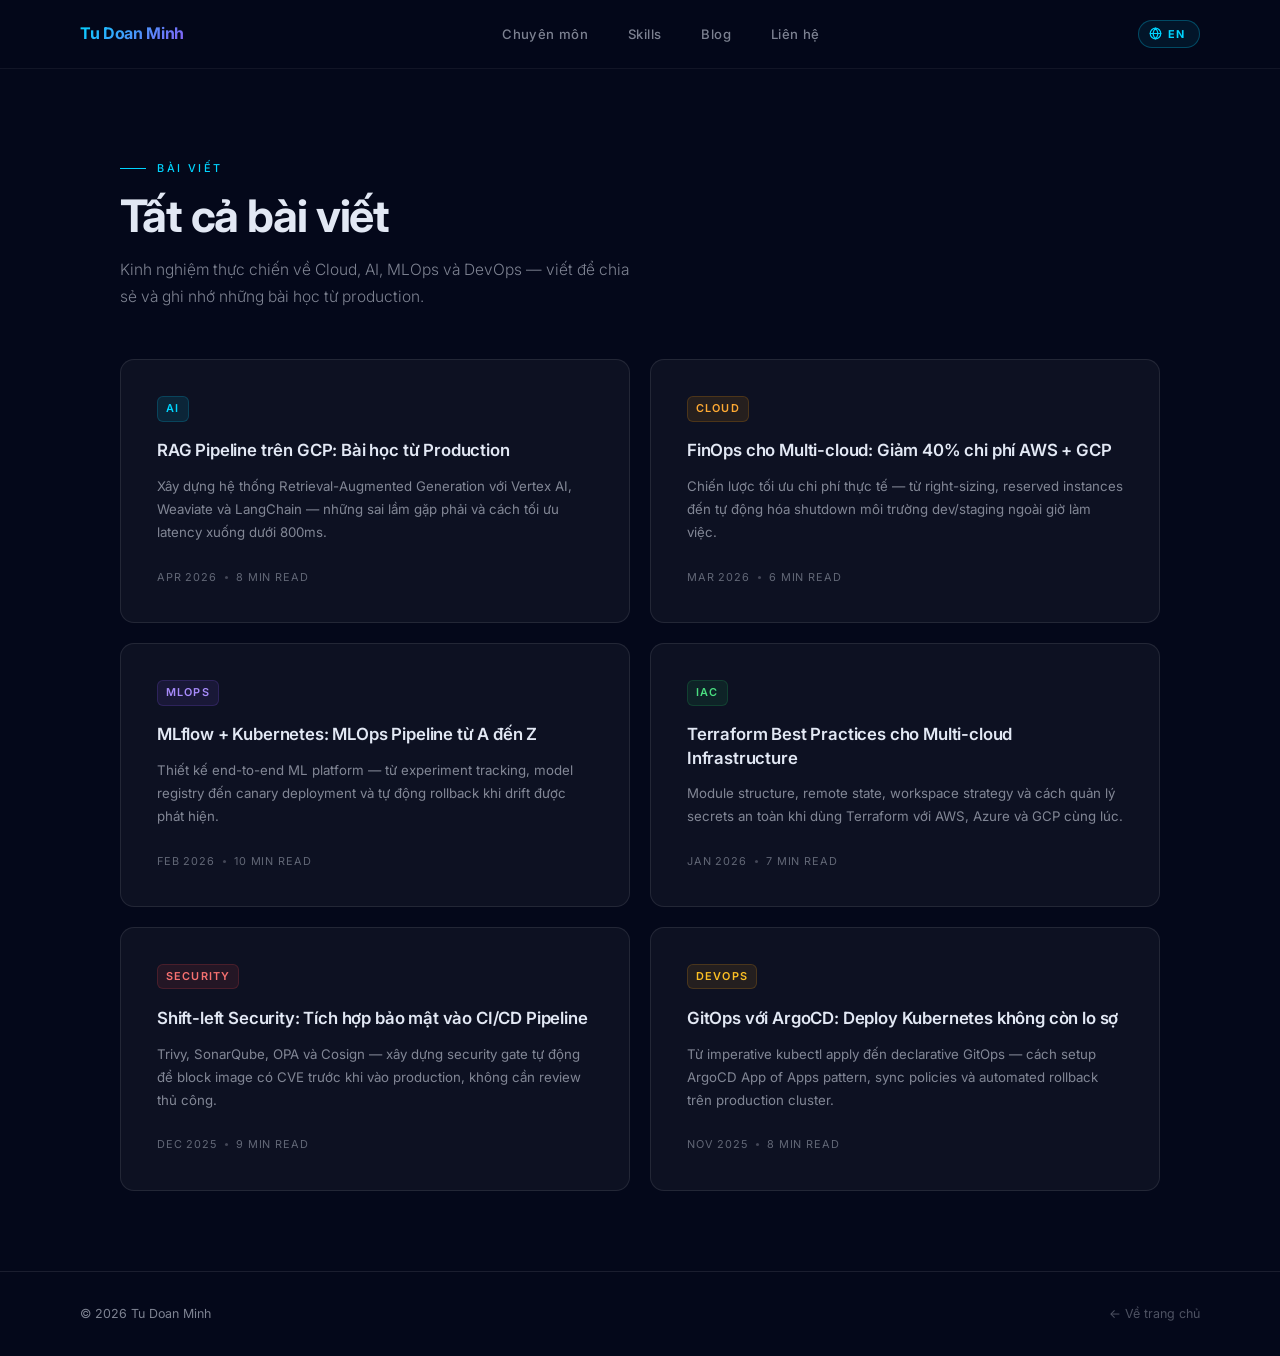
<file: blog/index.html>
﻿<!DOCTYPE html>
<html lang="vi">
<head>
  <meta charset="UTF-8">
  <meta name="viewport" content="width=device-width, initial-scale=1.0">
  <title>Blog — Tu Doan Minh</title>
  <meta name="description" content="Bài viết về Cloud Engineering, AI/MLOps và DevOps từ Tu Doan Minh.">
  <link rel="preconnect" href="https://fonts.googleapis.com">
  <link rel="preconnect" href="https://fonts.gstatic.com" crossorigin>
  <link href="https://fonts.googleapis.com/css2?family=Inter:wght@100;300;400;500;600;700;800;900&display=swap" rel="stylesheet">
  <link rel="stylesheet" href="../css/custom.css">
  <link rel="icon" href="../assets/img/cloud-icon-8.png">
  <script src="../js/i18n.js"></script>
</head>
<body>

<nav class="nav">
  <a href="../" class="nav-logo">Tu Doan Minh</a>
  <ul class="nav-links" id="nav-links">
    <li><a href="../#expertise" data-vi="Chuyên môn" data-en="Expertise">Chuyên môn</a></li>
    <li><a href="../#skills" data-vi="Skills" data-en="Skills">Skills</a></li>
    <li><a href="../#blog" data-vi="Blog" data-en="Blog">Blog</a></li>
    <li><a href="../#contact" data-vi="Liên hệ" data-en="Contact">Liên hệ</a></li>
  </ul>
  <div class="nav-right">
    <button class="lang-toggle" id="lang-toggle" data-cur="vi" aria-label="Switch language"><svg class="lang-globe" viewBox="0 0 16 16" fill="none" stroke="currentColor" stroke-width="1.5" stroke-linecap="round"><circle cx="8" cy="8" r="6.5"/><path d="M8 1.5C6 3.5 5 5.5 5 8s1 4.5 3 6.5M8 1.5c2 2 3 4 3 6.5s-1 4.5-3 6.5M1.5 8h13"/></svg><span class="ltl">EN</span></button>
    <button class="hamburger" id="hamburger" aria-label="Menu" aria-expanded="false">
      <span></span><span></span><span></span>
    </button>
  </div>
</nav>

<div class="blog-hero">
  <div class="section-label fade-up" data-vi="Bài viết" data-en="Writing">Bài viết</div>
  <h1 class="section-title fade-up d1" data-vi="Tất cả bài viết" data-en="All Articles">Tất cả bài viết</h1>
  <p class="section-sub fade-up d2"
     data-vi="Kinh nghiệm thực chiến về Cloud, AI, MLOps và DevOps — viết để chia sẻ và ghi nhớ những bài học từ production."
     data-en="Hands-on experience in Cloud, AI, MLOps and DevOps — written to share and remember lessons learned from production.">
    Kinh nghiệm thực chiến về Cloud, AI, MLOps và DevOps — viết để chia sẻ và ghi nhớ những bài học từ production.
  </p>

  <div class="blog-list-grid">

    <a href="posts/rag-pipeline-gcp.html" class="blog-card fade-up d2">
      <span class="blog-tag tag-ai">AI</span>
      <div class="blog-title">
        <span class="lang-vi">RAG Pipeline trên GCP: Bài học từ Production</span>
        <span class="lang-en">RAG Pipeline on GCP: Lessons from Production</span>
      </div>
      <div class="blog-excerpt">
        <span class="lang-vi">Xây dựng hệ thống Retrieval-Augmented Generation với Vertex AI, Weaviate và LangChain — những sai lầm gặp phải và cách tối ưu latency xuống dưới 800ms.</span>
        <span class="lang-en">Building a RAG system with Vertex AI, Weaviate and LangChain — mistakes made and how we got latency under 800ms in production.</span>
      </div>
      <div class="blog-meta">
        <span>Apr 2026</span><span class="blog-meta-dot"></span><span>8 min read</span>
      </div>
    </a>

    <a href="posts/finops-multi-cloud.html" class="blog-card fade-up d3">
      <span class="blog-tag tag-cloud">Cloud</span>
      <div class="blog-title">
        <span class="lang-vi">FinOps cho Multi-cloud: Giảm 40% chi phí AWS + GCP</span>
        <span class="lang-en">Multi-cloud FinOps: 40% Cost Reduction on AWS + GCP</span>
      </div>
      <div class="blog-excerpt">
        <span class="lang-vi">Chiến lược tối ưu chi phí thực tế — từ right-sizing, reserved instances đến tự động hóa shutdown môi trường dev/staging ngoài giờ làm việc.</span>
        <span class="lang-en">Practical cost optimization — from right-sizing and reserved instances to automated shutdown of dev/staging environments off-hours.</span>
      </div>
      <div class="blog-meta">
        <span>Mar 2026</span><span class="blog-meta-dot"></span><span>6 min read</span>
      </div>
    </a>

    <a href="posts/mlops-mlflow-k8s.html" class="blog-card fade-up d4">
      <span class="blog-tag tag-mlops">MLOps</span>
      <div class="blog-title">
        <span class="lang-vi">MLflow + Kubernetes: MLOps Pipeline từ A đến Z</span>
        <span class="lang-en">MLflow + Kubernetes: End-to-End MLOps Pipeline</span>
      </div>
      <div class="blog-excerpt">
        <span class="lang-vi">Thiết kế end-to-end ML platform — từ experiment tracking, model registry đến canary deployment và tự động rollback khi drift được phát hiện.</span>
        <span class="lang-en">Designing an end-to-end ML platform — from experiment tracking and model registry to canary deployment and automated rollback on drift detection.</span>
      </div>
      <div class="blog-meta">
        <span>Feb 2026</span><span class="blog-meta-dot"></span><span>10 min read</span>
      </div>
    </a>

    <a href="posts/terraform-multi-cloud.html" class="blog-card fade-up d3">
      <span class="blog-tag tag-iac">IaC</span>
      <div class="blog-title">
        <span class="lang-vi">Terraform Best Practices cho Multi-cloud Infrastructure</span>
        <span class="lang-en">Terraform Best Practices for Multi-cloud Infrastructure</span>
      </div>
      <div class="blog-excerpt">
        <span class="lang-vi">Module structure, remote state, workspace strategy và cách quản lý secrets an toàn khi dùng Terraform với AWS, Azure và GCP cùng lúc.</span>
        <span class="lang-en">Module structure, remote state, workspace strategy and secure secrets management when using Terraform across AWS, Azure, and GCP simultaneously.</span>
      </div>
      <div class="blog-meta">
        <span>Jan 2026</span><span class="blog-meta-dot"></span><span>7 min read</span>
      </div>
    </a>

    <a href="posts/devsecops-shift-left.html" class="blog-card fade-up d4">
      <span class="blog-tag tag-sec">Security</span>
      <div class="blog-title">
        <span class="lang-vi">Shift-left Security: Tích hợp bảo mật vào CI/CD Pipeline</span>
        <span class="lang-en">Shift-left Security: Integrating Security into CI/CD Pipelines</span>
      </div>
      <div class="blog-excerpt">
        <span class="lang-vi">Trivy, SonarQube, OPA và Cosign — xây dựng security gate tự động để block image có CVE trước khi vào production, không cần review thủ công.</span>
        <span class="lang-en">Trivy, SonarQube, OPA and Cosign — building automated security gates that block CVE-laden images before production, no manual review required.</span>
      </div>
      <div class="blog-meta">
        <span>Dec 2025</span><span class="blog-meta-dot"></span><span>9 min read</span>
      </div>
    </a>

    <a href="posts/gitops-argocd.html" class="blog-card fade-up d5">
      <span class="blog-tag tag-devops">DevOps</span>
      <div class="blog-title">
        <span class="lang-vi">GitOps với ArgoCD: Deploy Kubernetes không còn lo sợ</span>
        <span class="lang-en">GitOps with ArgoCD: Fearless Kubernetes Deployments</span>
      </div>
      <div class="blog-excerpt">
        <span class="lang-vi">Từ imperative kubectl apply đến declarative GitOps — cách setup ArgoCD App of Apps pattern, sync policies và automated rollback trên production cluster.</span>
        <span class="lang-en">From imperative kubectl apply to declarative GitOps — setting up ArgoCD App of Apps pattern, sync policies, and automated rollback on production clusters.</span>
      </div>
      <div class="blog-meta">
        <span>Nov 2025</span><span class="blog-meta-dot"></span><span>8 min read</span>
      </div>
    </a>

  </div>
</div>

<footer>
  <span>© 2026 Tu Doan Minh</span>
  <span><a href="../" style="color:inherit;opacity:.6;">← <span data-vi="Về trang chủ" data-en="Back to Portfolio">Về trang chủ</span></a></span>
</footer>

<script>
(function () {
  var obs = new IntersectionObserver(function (entries) {
    entries.forEach(function (e) {
      if (e.isIntersecting) { e.target.classList.add('visible'); obs.unobserve(e.target); }
    });
  }, { threshold: 0.1 });
  document.querySelectorAll('.fade-up').forEach(function (el) { obs.observe(el); });

  var ham = document.getElementById('hamburger');
  var nav = document.getElementById('nav-links');
  ham.addEventListener('click', function () {
    var open = nav.classList.toggle('open');
    ham.classList.toggle('open', open);
    ham.setAttribute('aria-expanded', open);
  });
  nav.querySelectorAll('a').forEach(function (a) {
    a.addEventListener('click', function () {
      nav.classList.remove('open');
      ham.classList.remove('open');
      ham.setAttribute('aria-expanded', 'false');
    });
  });
}());
</script>

</body>
</html>
</file>
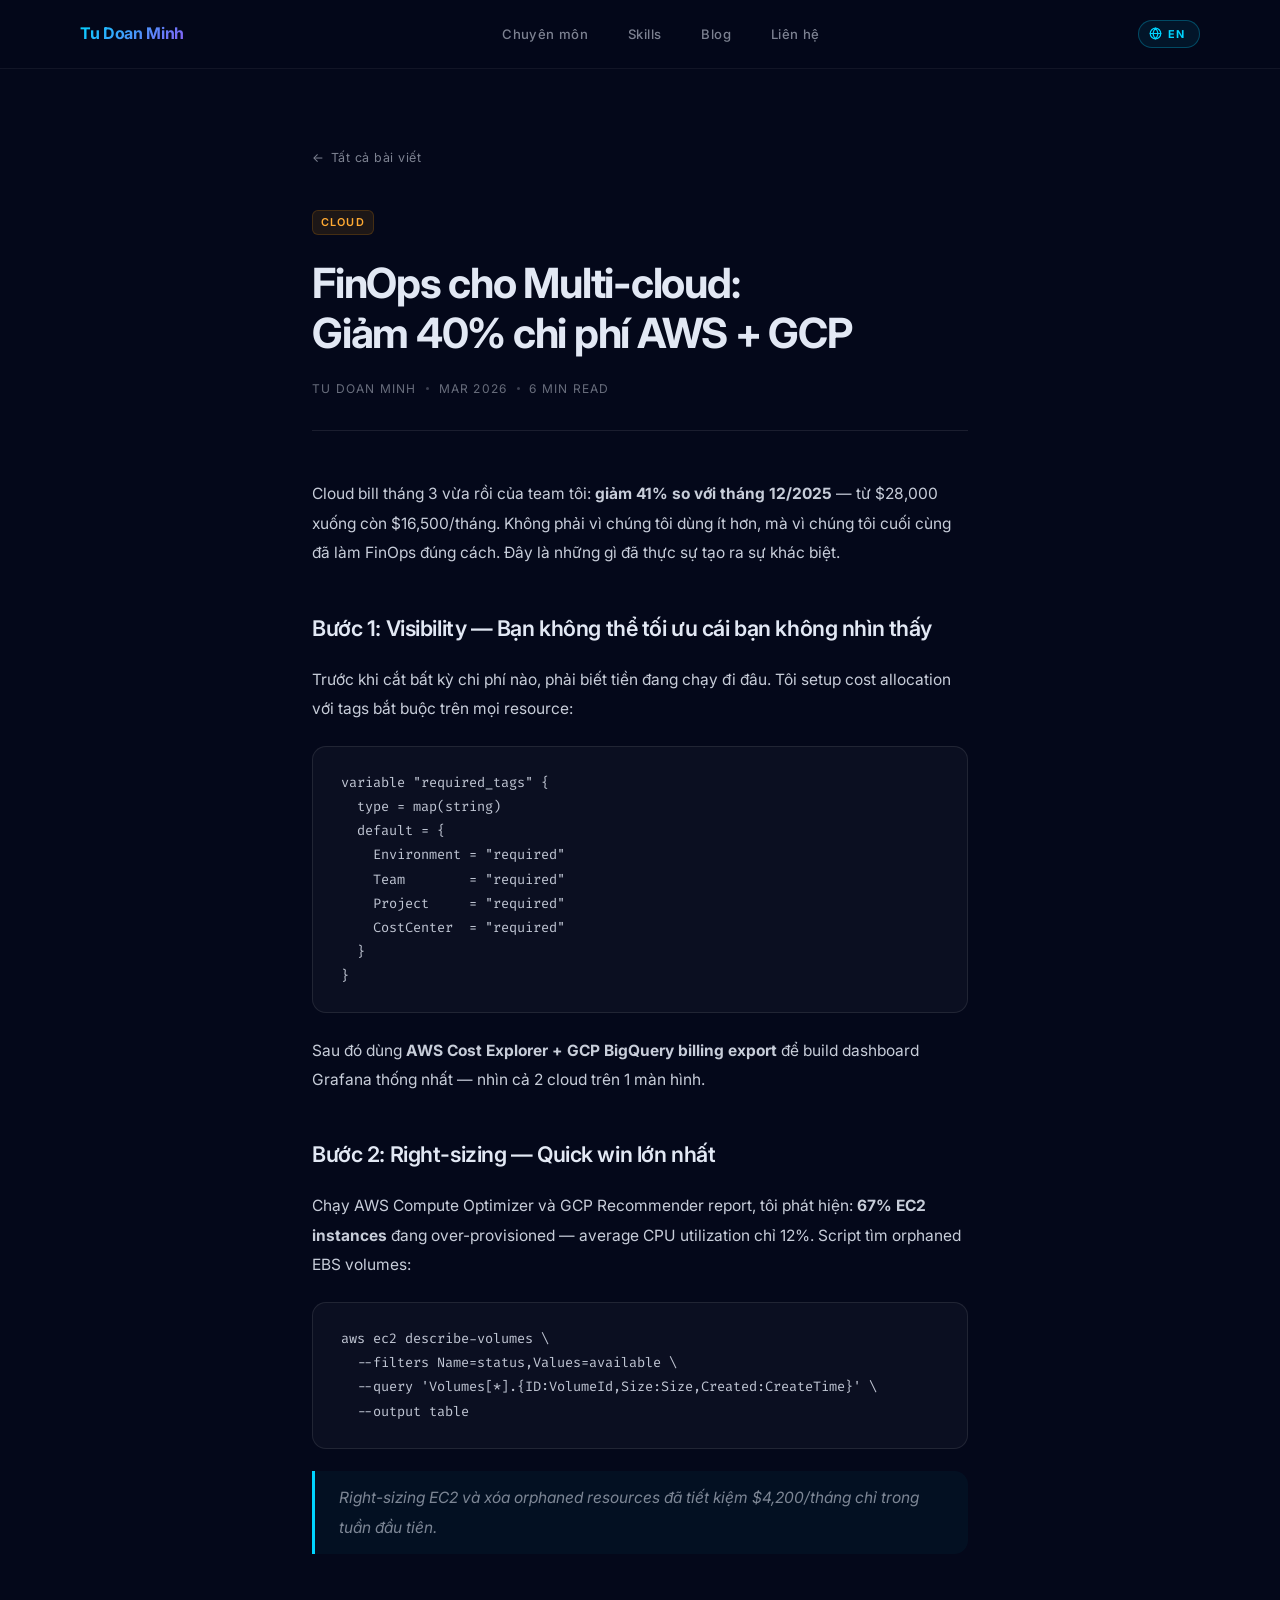
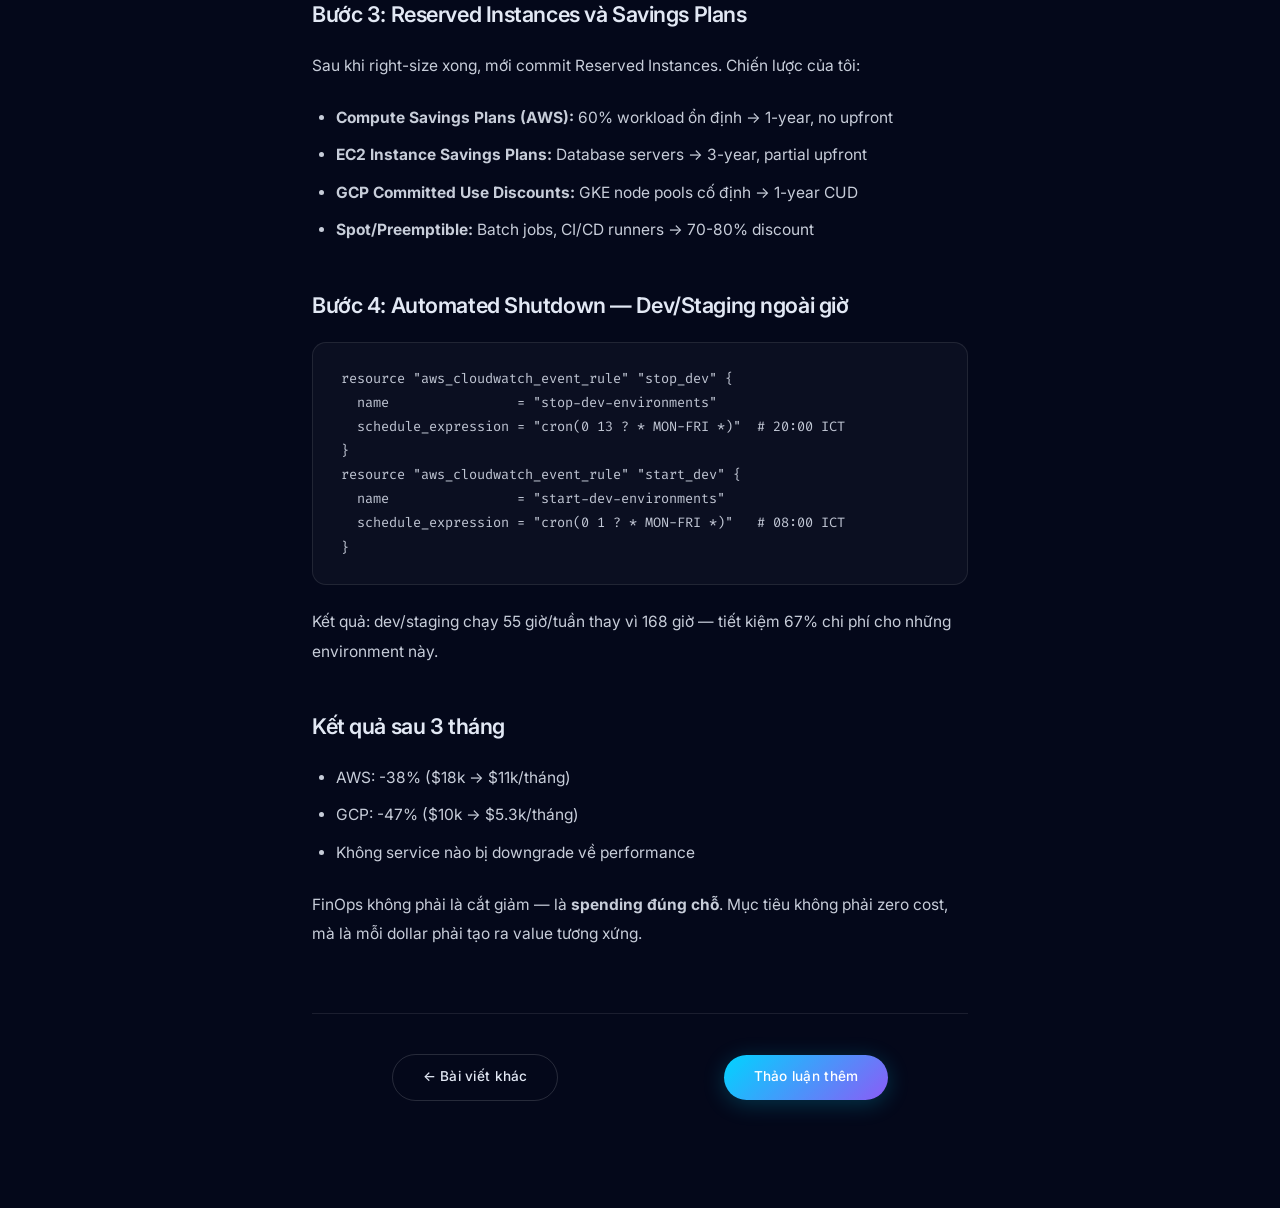
<file: blog/posts/finops-multi-cloud.html>
﻿<!DOCTYPE html>
<html lang="vi">
<head>
  <meta charset="UTF-8">
  <meta name="viewport" content="width=device-width, initial-scale=1.0">
  <title>Multi-cloud FinOps: 40% Cost Reduction — Tu Doan Minh</title>
  <meta name="description" content="Practical FinOps strategy to cut AWS and GCP costs by 40% — right-sizing, reserved instances, and automation.">
  <link rel="preconnect" href="https://fonts.googleapis.com">
  <link rel="preconnect" href="https://fonts.gstatic.com" crossorigin>
  <link href="https://fonts.googleapis.com/css2?family=Inter:wght@100;300;400;500;600;700;800;900&family=Fira+Code:wght@400;500&display=swap" rel="stylesheet">
  <link rel="stylesheet" href="../../css/custom.css">
  <link rel="icon" href="../../assets/img/cloud-icon-8.png">
  <script src="../../js/i18n.js"></script>
</head>
<body>

<nav class="nav">
  <a href="../../" class="nav-logo">Tu Doan Minh</a>
  <ul class="nav-links" id="nav-links">
    <li><a href="../../#expertise" data-vi="Chuyên môn" data-en="Expertise">Chuyên môn</a></li>
    <li><a href="../../#skills" data-vi="Skills" data-en="Skills">Skills</a></li>
    <li><a href="../" data-vi="Blog" data-en="Blog">Blog</a></li>
    <li><a href="../../#contact" data-vi="Liên hệ" data-en="Contact">Liên hệ</a></li>
  </ul>
  <div class="nav-right">
    <button class="lang-toggle" id="lang-toggle" data-cur="vi" aria-label="Switch language"><svg class="lang-globe" viewBox="0 0 16 16" fill="none" stroke="currentColor" stroke-width="1.5" stroke-linecap="round"><circle cx="8" cy="8" r="6.5"/><path d="M8 1.5C6 3.5 5 5.5 5 8s1 4.5 3 6.5M8 1.5c2 2 3 4 3 6.5s-1 4.5-3 6.5M1.5 8h13"/></svg><span class="ltl">EN</span></button>
    <button class="hamburger" id="hamburger" aria-label="Menu" aria-expanded="false"><span></span><span></span><span></span></button>
  </div>
</nav>

<article class="post-container">
  <a href="../" class="post-back">← <span data-vi="Tất cả bài viết" data-en="All articles">Tất cả bài viết</span></a>

  <header class="post-header">
    <span class="blog-tag tag-cloud">Cloud</span>
    <h1 class="post-title">
      <span class="lang-vi">FinOps cho Multi-cloud:<br>Giảm 40% chi phí AWS + GCP</span>
      <span class="lang-en">Multi-cloud FinOps:<br>40% Cost Reduction on AWS + GCP</span>
    </h1>
    <div class="post-meta-row">
      <span>Tu Doan Minh</span><span class="blog-meta-dot"></span>
      <span>Mar 2026</span><span class="blog-meta-dot"></span>
      <span>6 min read</span>
    </div>
  </header>

  <!-- Vietnamese -->
  <div class="lang-vi">
    <div class="post-body">
      <p>Cloud bill tháng 3 vừa rồi của team tôi: <strong>giảm 41% so với tháng 12/2025</strong> — từ $28,000 xuống còn $16,500/tháng. Không phải vì chúng tôi dùng ít hơn, mà vì chúng tôi cuối cùng đã làm FinOps đúng cách. Đây là những gì đã thực sự tạo ra sự khác biệt.</p>
      <h2>Bước 1: Visibility — Bạn không thể tối ưu cái bạn không nhìn thấy</h2>
      <p>Trước khi cắt bất kỳ chi phí nào, phải biết tiền đang chạy đi đâu. Tôi setup cost allocation với tags bắt buộc trên mọi resource:</p>
      <pre><code>variable "required_tags" {
  type = map(string)
  default = {
    Environment = "required"
    Team        = "required"
    Project     = "required"
    CostCenter  = "required"
  }
}</code></pre>
      <p>Sau đó dùng <strong>AWS Cost Explorer + GCP BigQuery billing export</strong> để build dashboard Grafana thống nhất — nhìn cả 2 cloud trên 1 màn hình.</p>
      <h2>Bước 2: Right-sizing — Quick win lớn nhất</h2>
      <p>Chạy AWS Compute Optimizer và GCP Recommender report, tôi phát hiện: <strong>67% EC2 instances</strong> đang over-provisioned — average CPU utilization chỉ 12%. Script tìm orphaned EBS volumes:</p>
      <pre><code>aws ec2 describe-volumes \
  --filters Name=status,Values=available \
  --query 'Volumes[*].{ID:VolumeId,Size:Size,Created:CreateTime}' \
  --output table</code></pre>
      <blockquote>Right-sizing EC2 và xóa orphaned resources đã tiết kiệm $4,200/tháng chỉ trong tuần đầu tiên.</blockquote>
      <h2>Bước 3: Reserved Instances và Savings Plans</h2>
      <p>Sau khi right-size xong, mới commit Reserved Instances. Chiến lược của tôi:</p>
      <ul>
        <li><strong>Compute Savings Plans (AWS):</strong> 60% workload ổn định → 1-year, no upfront</li>
        <li><strong>EC2 Instance Savings Plans:</strong> Database servers → 3-year, partial upfront</li>
        <li><strong>GCP Committed Use Discounts:</strong> GKE node pools cố định → 1-year CUD</li>
        <li><strong>Spot/Preemptible:</strong> Batch jobs, CI/CD runners → 70-80% discount</li>
      </ul>
      <h2>Bước 4: Automated Shutdown — Dev/Staging ngoài giờ</h2>
      <pre><code>resource "aws_cloudwatch_event_rule" "stop_dev" {
  name                = "stop-dev-environments"
  schedule_expression = "cron(0 13 ? * MON-FRI *)"  # 20:00 ICT
}
resource "aws_cloudwatch_event_rule" "start_dev" {
  name                = "start-dev-environments"
  schedule_expression = "cron(0 1 ? * MON-FRI *)"   # 08:00 ICT
}</code></pre>
      <p>Kết quả: dev/staging chạy 55 giờ/tuần thay vì 168 giờ — tiết kiệm 67% chi phí cho những environment này.</p>
      <h2>Kết quả sau 3 tháng</h2>
      <ul>
        <li>AWS: -38% ($18k → $11k/tháng)</li>
        <li>GCP: -47% ($10k → $5.3k/tháng)</li>
        <li>Không service nào bị downgrade về performance</li>
      </ul>
      <p>FinOps không phải là cắt giảm — là <strong>spending đúng chỗ</strong>. Mục tiêu không phải zero cost, mà là mỗi dollar phải tạo ra value tương xứng.</p>
    </div>
  </div>

  <!-- English -->
  <div class="lang-en">
    <div class="post-body">
      <p>Our team's cloud bill for March: <strong>down 41% compared to December 2025</strong> — from $28,000 to $16,500/month. Not because we used less, but because we finally did FinOps properly. Here's what actually made the difference.</p>
      <h2>Step 1: Visibility — You can't optimize what you can't see</h2>
      <p>Before cutting any costs, you need to know where the money is going. I set up cost allocation with mandatory tags on every resource:</p>
      <pre><code>variable "required_tags" {
  type = map(string)
  default = {
    Environment = "required"
    Team        = "required"
    Project     = "required"
    CostCenter  = "required"
  }
}</code></pre>
      <p>Then used <strong>AWS Cost Explorer + GCP BigQuery billing export</strong> to build a unified Grafana dashboard — both clouds on one screen.</p>
      <h2>Step 2: Right-sizing — The biggest quick win</h2>
      <p>Running AWS Compute Optimizer and GCP Recommender reports, I found that <strong>67% of EC2 instances</strong> were over-provisioned — average CPU utilization was just 12%. Script to find orphaned EBS volumes:</p>
      <pre><code>aws ec2 describe-volumes \
  --filters Name=status,Values=available \
  --query 'Volumes[*].{ID:VolumeId,Size:Size,Created:CreateTime}' \
  --output table</code></pre>
      <blockquote>Right-sizing EC2 and deleting orphaned resources saved $4,200/month in the first week alone.</blockquote>
      <h2>Step 3: Reserved Instances and Savings Plans</h2>
      <p>Right-size first, then commit to Reserved Instances. My strategy:</p>
      <ul>
        <li><strong>Compute Savings Plans (AWS):</strong> 60% stable workload → 1-year, no upfront</li>
        <li><strong>EC2 Instance Savings Plans:</strong> Database servers → 3-year, partial upfront</li>
        <li><strong>GCP Committed Use Discounts:</strong> Fixed GKE node pools → 1-year CUD</li>
        <li><strong>Spot/Preemptible:</strong> Batch jobs, CI/CD runners → 70-80% discount</li>
      </ul>
      <h2>Step 4: Automated Shutdown — Dev/Staging off-hours</h2>
      <pre><code>resource "aws_cloudwatch_event_rule" "stop_dev" {
  name                = "stop-dev-environments"
  schedule_expression = "cron(0 13 ? * MON-FRI *)"  # 20:00 ICT
}
resource "aws_cloudwatch_event_rule" "start_dev" {
  name                = "start-dev-environments"
  schedule_expression = "cron(0 1 ? * MON-FRI *)"   # 08:00 ICT
}</code></pre>
      <p>Result: dev/staging runs 55 hours/week instead of 168 — saving 67% on those environment costs.</p>
      <h2>Results after 3 months</h2>
      <ul>
        <li>AWS: -38% ($18k → $11k/month)</li>
        <li>GCP: -47% ($10k → $5.3k/month)</li>
        <li>Zero service performance degradations</li>
      </ul>
      <p>FinOps isn't about cutting — it's about <strong>spending in the right places</strong>. The goal isn't zero cost; it's ensuring every dollar delivers proportional value.</p>
    </div>
  </div>

  <footer class="post-footer">
    <a href="../" class="btn btn-ghost" data-vi="← Bài viết khác" data-en="← More articles">← Bài viết khác</a>
    <a href="../../#contact" class="btn btn-primary" data-vi="Thảo luận thêm" data-en="Get in touch">Thảo luận thêm</a>
  </footer>
</article>

<script>
(function () {
  var ham = document.getElementById('hamburger');
  var nav = document.getElementById('nav-links');
  ham.addEventListener('click', function () {
    var open = nav.classList.toggle('open');
    ham.classList.toggle('open', open);
    ham.setAttribute('aria-expanded', open);
  });
}());
</script>
</body>
</html>
</file>
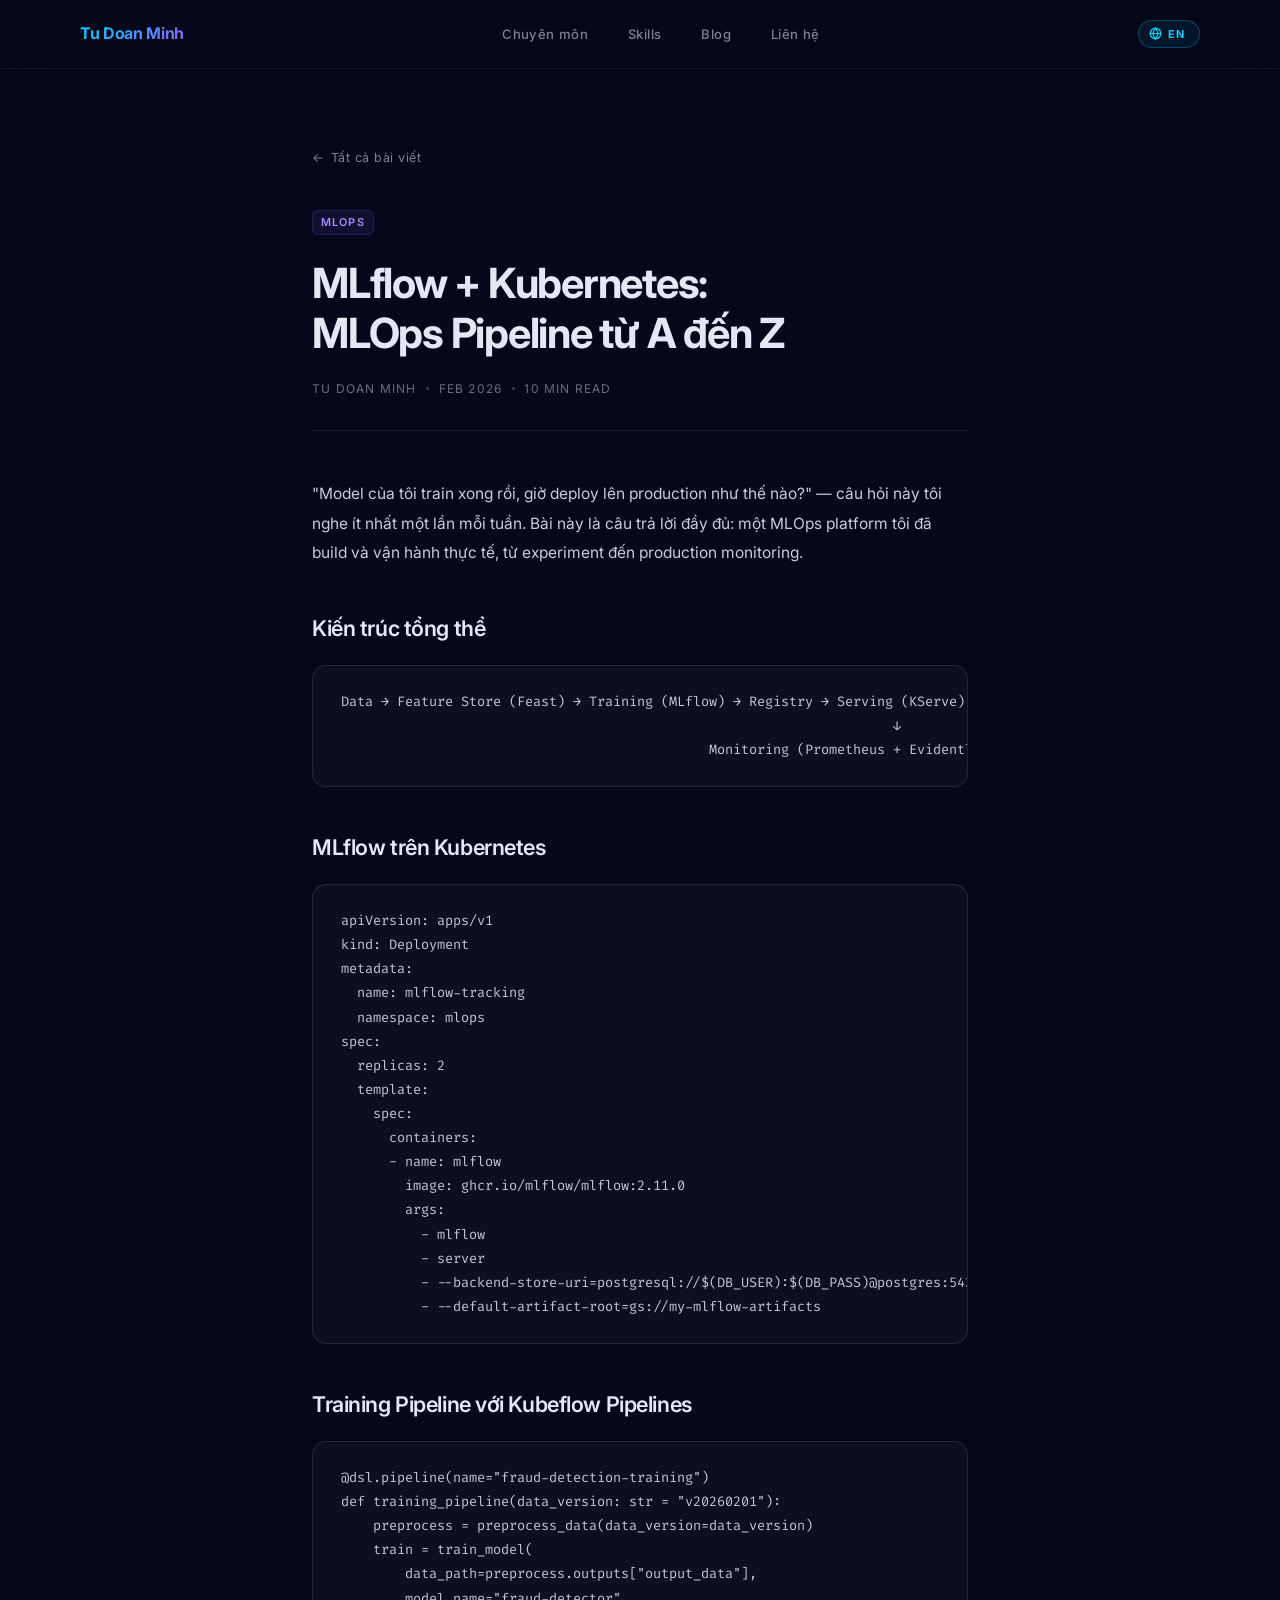
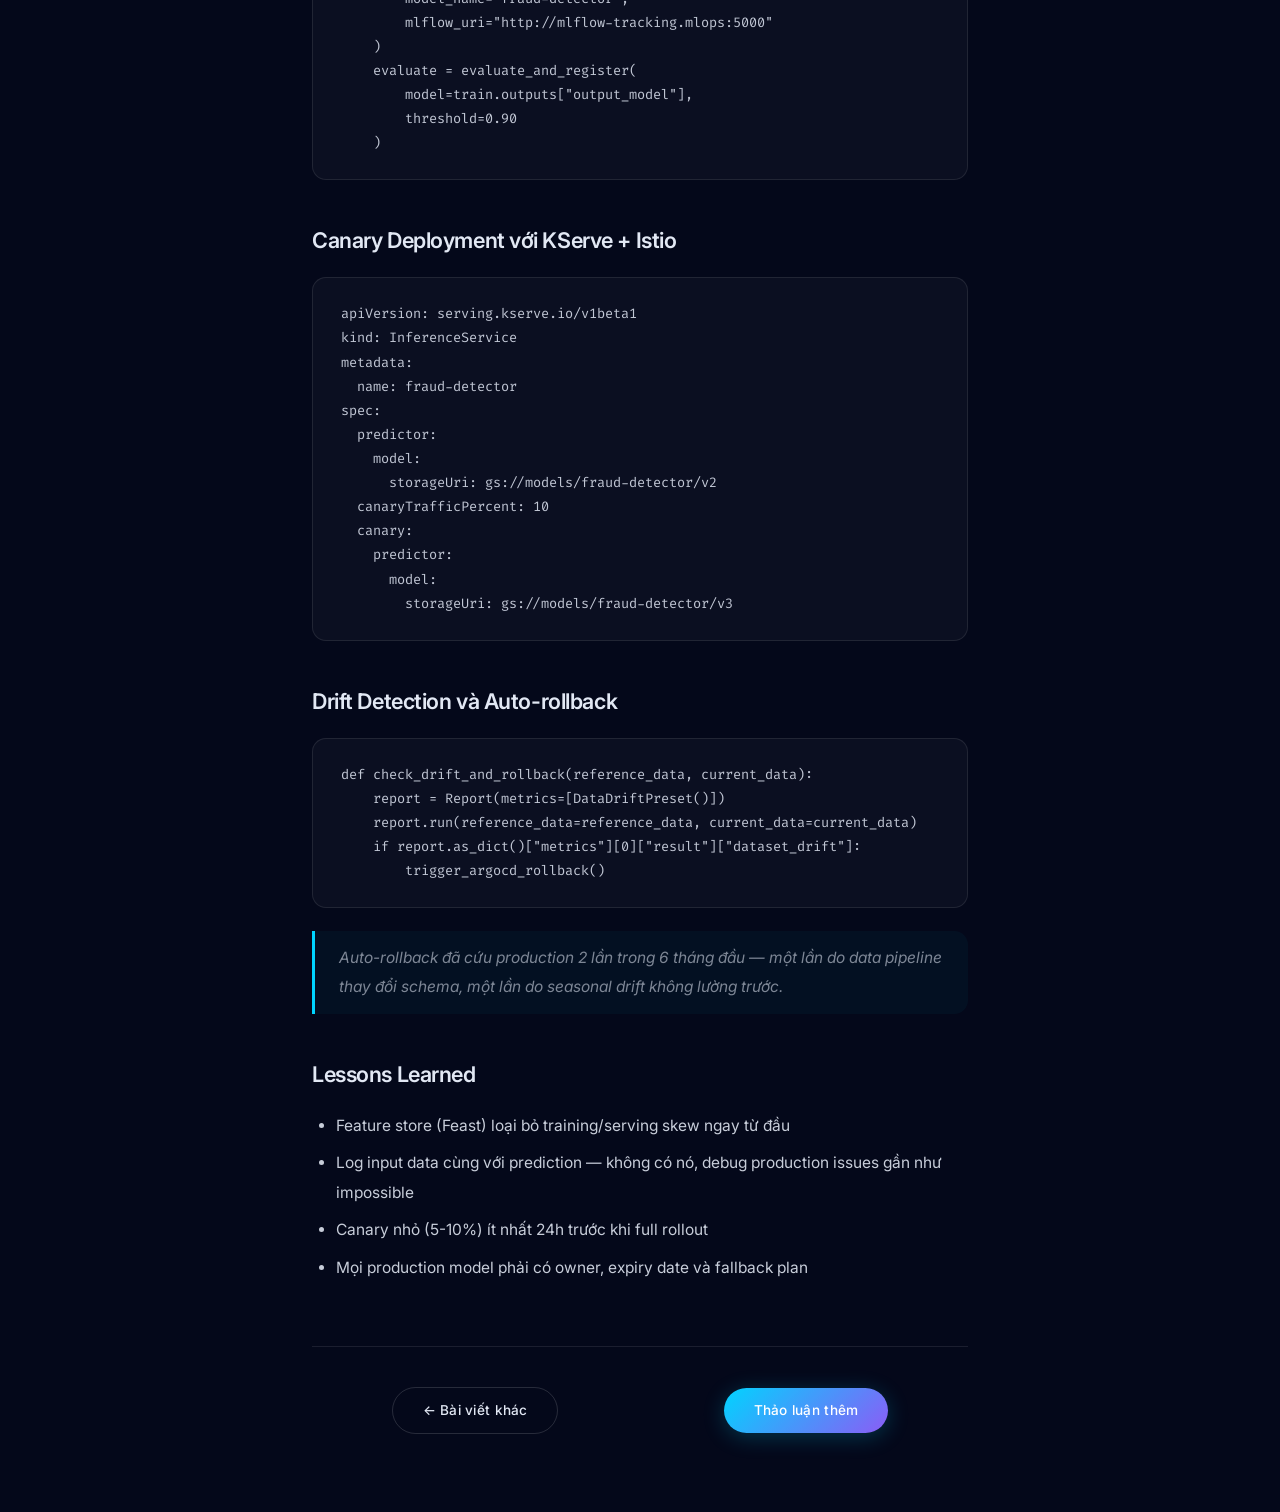
<file: blog/posts/mlops-mlflow-k8s.html>
﻿<!DOCTYPE html>
<html lang="vi">
<head>
  <meta charset="UTF-8">
  <meta name="viewport" content="width=device-width, initial-scale=1.0">
  <title>MLflow + Kubernetes: End-to-End MLOps — Tu Doan Minh</title>
  <meta name="description" content="End-to-end ML platform with MLflow and Kubernetes — experiment tracking, model registry, canary deployment.">
  <link rel="preconnect" href="https://fonts.googleapis.com">
  <link rel="preconnect" href="https://fonts.gstatic.com" crossorigin>
  <link href="https://fonts.googleapis.com/css2?family=Inter:wght@100;300;400;500;600;700;800;900&family=Fira+Code:wght@400;500&display=swap" rel="stylesheet">
  <link rel="stylesheet" href="../../css/custom.css">
  <link rel="icon" href="../../assets/img/cloud-icon-8.png">
  <script src="../../js/i18n.js"></script>
</head>
<body>

<nav class="nav">
  <a href="../../" class="nav-logo">Tu Doan Minh</a>
  <ul class="nav-links" id="nav-links">
    <li><a href="../../#expertise" data-vi="Chuyên môn" data-en="Expertise">Chuyên môn</a></li>
    <li><a href="../../#skills" data-vi="Skills" data-en="Skills">Skills</a></li>
    <li><a href="../" data-vi="Blog" data-en="Blog">Blog</a></li>
    <li><a href="../../#contact" data-vi="Liên hệ" data-en="Contact">Liên hệ</a></li>
  </ul>
  <div class="nav-right">
    <button class="lang-toggle" id="lang-toggle" data-cur="vi" aria-label="Switch language"><svg class="lang-globe" viewBox="0 0 16 16" fill="none" stroke="currentColor" stroke-width="1.5" stroke-linecap="round"><circle cx="8" cy="8" r="6.5"/><path d="M8 1.5C6 3.5 5 5.5 5 8s1 4.5 3 6.5M8 1.5c2 2 3 4 3 6.5s-1 4.5-3 6.5M1.5 8h13"/></svg><span class="ltl">EN</span></button>
    <button class="hamburger" id="hamburger" aria-label="Menu" aria-expanded="false"><span></span><span></span><span></span></button>
  </div>
</nav>

<article class="post-container">
  <a href="../" class="post-back">← <span data-vi="Tất cả bài viết" data-en="All articles">Tất cả bài viết</span></a>

  <header class="post-header">
    <span class="blog-tag tag-mlops">MLOps</span>
    <h1 class="post-title">
      <span class="lang-vi">MLflow + Kubernetes:<br>MLOps Pipeline từ A đến Z</span>
      <span class="lang-en">MLflow + Kubernetes:<br>End-to-End MLOps Pipeline</span>
    </h1>
    <div class="post-meta-row">
      <span>Tu Doan Minh</span><span class="blog-meta-dot"></span>
      <span>Feb 2026</span><span class="blog-meta-dot"></span>
      <span>10 min read</span>
    </div>
  </header>

  <!-- Vietnamese -->
  <div class="lang-vi">
    <div class="post-body">
      <p>"Model của tôi train xong rồi, giờ deploy lên production như thế nào?" — câu hỏi này tôi nghe ít nhất một lần mỗi tuần. Bài này là câu trả lời đầy đủ: một MLOps platform tôi đã build và vận hành thực tế, từ experiment đến production monitoring.</p>
      <h2>Kiến trúc tổng thể</h2>
      <pre><code>Data → Feature Store (Feast) → Training (MLflow) → Registry → Serving (KServe)
                                                                     ↓
                                              Monitoring (Prometheus + Evidently)</code></pre>
      <h2>MLflow trên Kubernetes</h2>
      <pre><code>apiVersion: apps/v1
kind: Deployment
metadata:
  name: mlflow-tracking
  namespace: mlops
spec:
  replicas: 2
  template:
    spec:
      containers:
      - name: mlflow
        image: ghcr.io/mlflow/mlflow:2.11.0
        args:
          - mlflow
          - server
          - --backend-store-uri=postgresql://$(DB_USER):$(DB_PASS)@postgres:5432/mlflow
          - --default-artifact-root=gs://my-mlflow-artifacts</code></pre>
      <h2>Training Pipeline với Kubeflow Pipelines</h2>
      <pre><code>@dsl.pipeline(name="fraud-detection-training")
def training_pipeline(data_version: str = "v20260201"):
    preprocess = preprocess_data(data_version=data_version)
    train = train_model(
        data_path=preprocess.outputs["output_data"],
        model_name="fraud-detector",
        mlflow_uri="http://mlflow-tracking.mlops:5000"
    )
    evaluate = evaluate_and_register(
        model=train.outputs["output_model"],
        threshold=0.90
    )</code></pre>
      <h2>Canary Deployment với KServe + Istio</h2>
      <pre><code>apiVersion: serving.kserve.io/v1beta1
kind: InferenceService
metadata:
  name: fraud-detector
spec:
  predictor:
    model:
      storageUri: gs://models/fraud-detector/v2
  canaryTrafficPercent: 10
  canary:
    predictor:
      model:
        storageUri: gs://models/fraud-detector/v3</code></pre>
      <h2>Drift Detection và Auto-rollback</h2>
      <pre><code>def check_drift_and_rollback(reference_data, current_data):
    report = Report(metrics=[DataDriftPreset()])
    report.run(reference_data=reference_data, current_data=current_data)
    if report.as_dict()["metrics"][0]["result"]["dataset_drift"]:
        trigger_argocd_rollback()</code></pre>
      <blockquote>Auto-rollback đã cứu production 2 lần trong 6 tháng đầu — một lần do data pipeline thay đổi schema, một lần do seasonal drift không lường trước.</blockquote>
      <h2>Lessons Learned</h2>
      <ul>
        <li>Feature store (Feast) loại bỏ training/serving skew ngay từ đầu</li>
        <li>Log input data cùng với prediction — không có nó, debug production issues gần như impossible</li>
        <li>Canary nhỏ (5-10%) ít nhất 24h trước khi full rollout</li>
        <li>Mọi production model phải có owner, expiry date và fallback plan</li>
      </ul>
    </div>
  </div>

  <!-- English -->
  <div class="lang-en">
    <div class="post-body">
      <p>"My model is trained, how do I deploy it to production?" — a question I hear at least once a week. This post is the full answer: an MLOps platform I've built and operated in production, from experiment to production monitoring.</p>
      <h2>Overall architecture</h2>
      <pre><code>Data → Feature Store (Feast) → Training (MLflow) → Registry → Serving (KServe)
                                                                     ↓
                                              Monitoring (Prometheus + Evidently)</code></pre>
      <h2>MLflow on Kubernetes</h2>
      <pre><code>apiVersion: apps/v1
kind: Deployment
metadata:
  name: mlflow-tracking
  namespace: mlops
spec:
  replicas: 2
  template:
    spec:
      containers:
      - name: mlflow
        image: ghcr.io/mlflow/mlflow:2.11.0
        args:
          - mlflow
          - server
          - --backend-store-uri=postgresql://$(DB_USER):$(DB_PASS)@postgres:5432/mlflow
          - --default-artifact-root=gs://my-mlflow-artifacts</code></pre>
      <h2>Training pipeline with Kubeflow Pipelines</h2>
      <pre><code>@dsl.pipeline(name="fraud-detection-training")
def training_pipeline(data_version: str = "v20260201"):
    preprocess = preprocess_data(data_version=data_version)
    train = train_model(
        data_path=preprocess.outputs["output_data"],
        model_name="fraud-detector",
        mlflow_uri="http://mlflow-tracking.mlops:5000"
    )
    evaluate = evaluate_and_register(
        model=train.outputs["output_model"],
        threshold=0.90
    )</code></pre>
      <h2>Canary deployment with KServe + Istio</h2>
      <pre><code>apiVersion: serving.kserve.io/v1beta1
kind: InferenceService
metadata:
  name: fraud-detector
spec:
  predictor:
    model:
      storageUri: gs://models/fraud-detector/v2
  canaryTrafficPercent: 10
  canary:
    predictor:
      model:
        storageUri: gs://models/fraud-detector/v3</code></pre>
      <h2>Drift detection and auto-rollback</h2>
      <pre><code>def check_drift_and_rollback(reference_data, current_data):
    report = Report(metrics=[DataDriftPreset()])
    report.run(reference_data=reference_data, current_data=current_data)
    if report.as_dict()["metrics"][0]["result"]["dataset_drift"]:
        trigger_argocd_rollback()</code></pre>
      <blockquote>Auto-rollback saved production twice in the first six months — once from a data pipeline schema change, once from unexpected seasonal drift.</blockquote>
      <h2>Lessons learned</h2>
      <ul>
        <li>Feature store (Feast) eliminates training/serving skew from day one</li>
        <li>Log input data alongside predictions — without it, debugging production issues is near impossible</li>
        <li>Keep canary small (5-10%) for at least 24h before full rollout</li>
        <li>Every production model needs an owner, expiry date, and fallback plan</li>
      </ul>
    </div>
  </div>

  <footer class="post-footer">
    <a href="../" class="btn btn-ghost" data-vi="← Bài viết khác" data-en="← More articles">← Bài viết khác</a>
    <a href="../../#contact" class="btn btn-primary" data-vi="Thảo luận thêm" data-en="Get in touch">Thảo luận thêm</a>
  </footer>
</article>

<script>
(function () {
  var ham = document.getElementById('hamburger');
  var nav = document.getElementById('nav-links');
  ham.addEventListener('click', function () {
    var open = nav.classList.toggle('open');
    ham.classList.toggle('open', open);
    ham.setAttribute('aria-expanded', open);
  });
}());
</script>
</body>
</html>
</file>
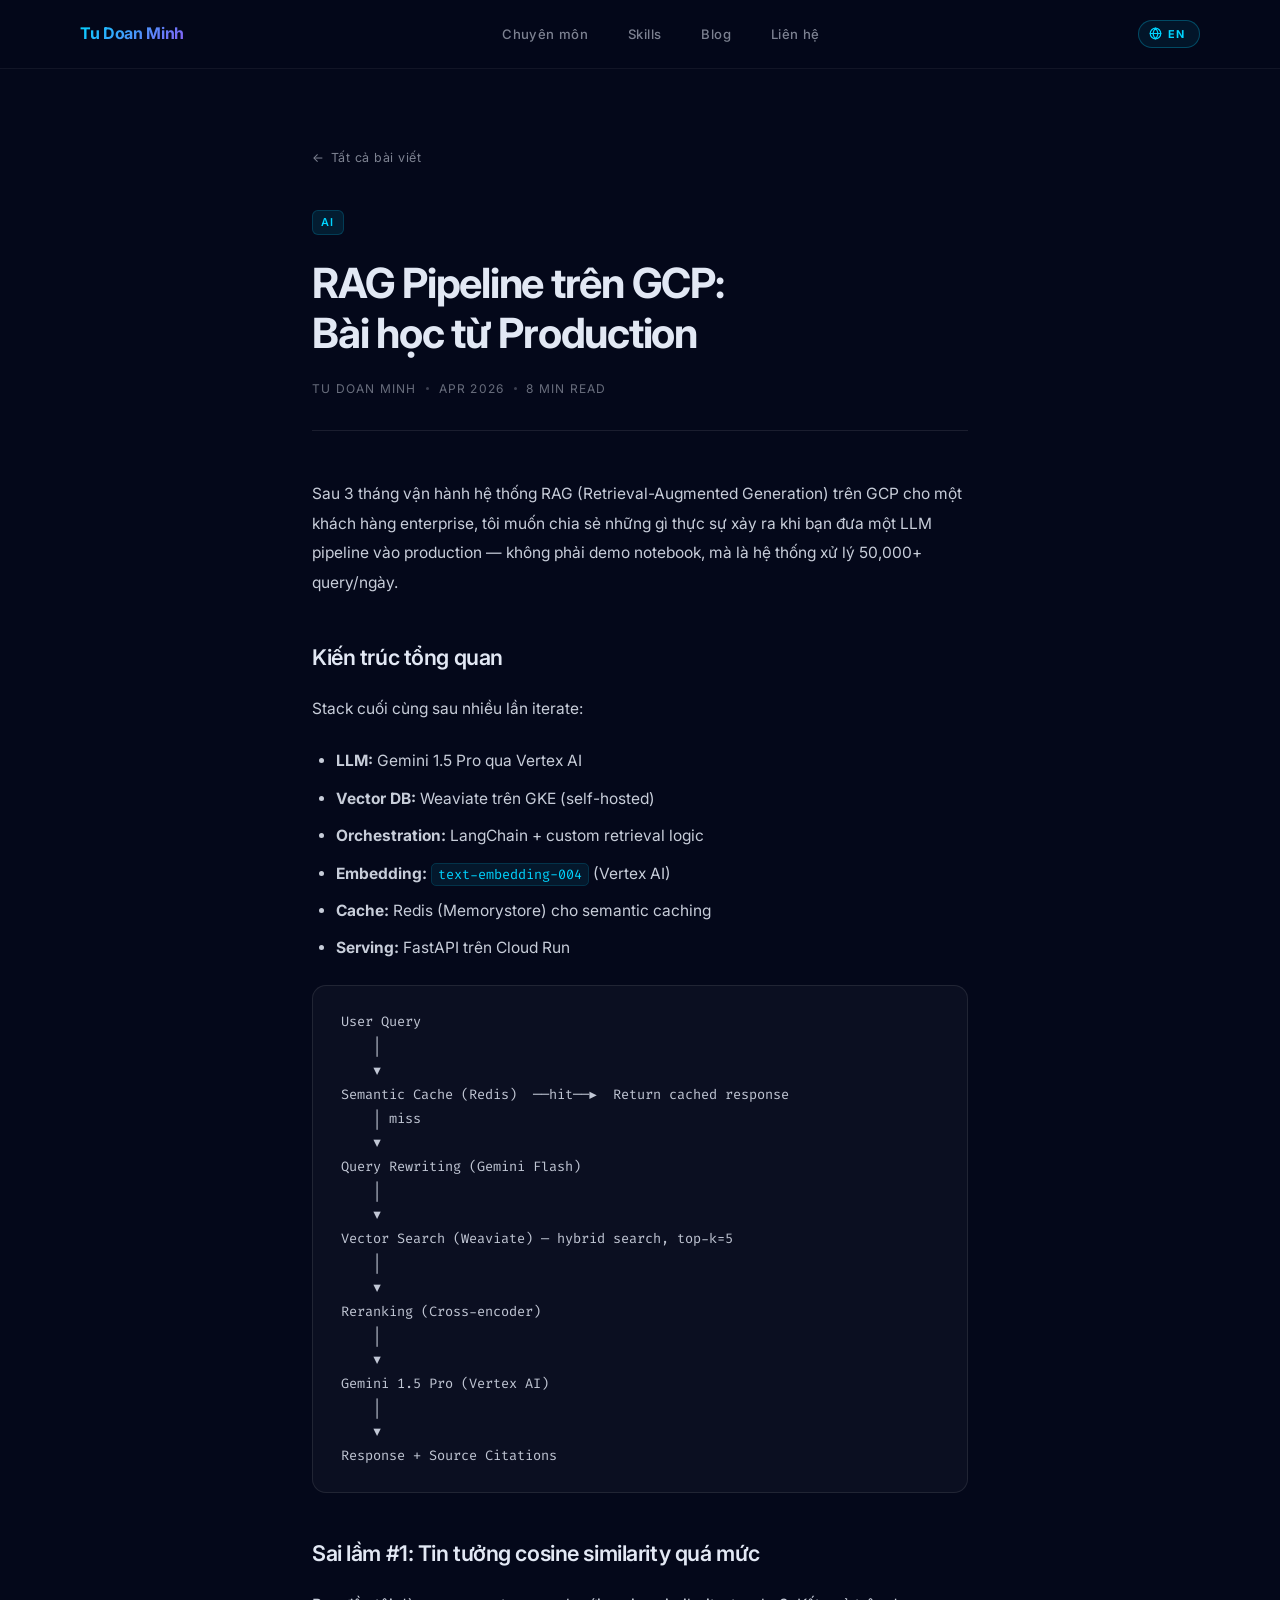
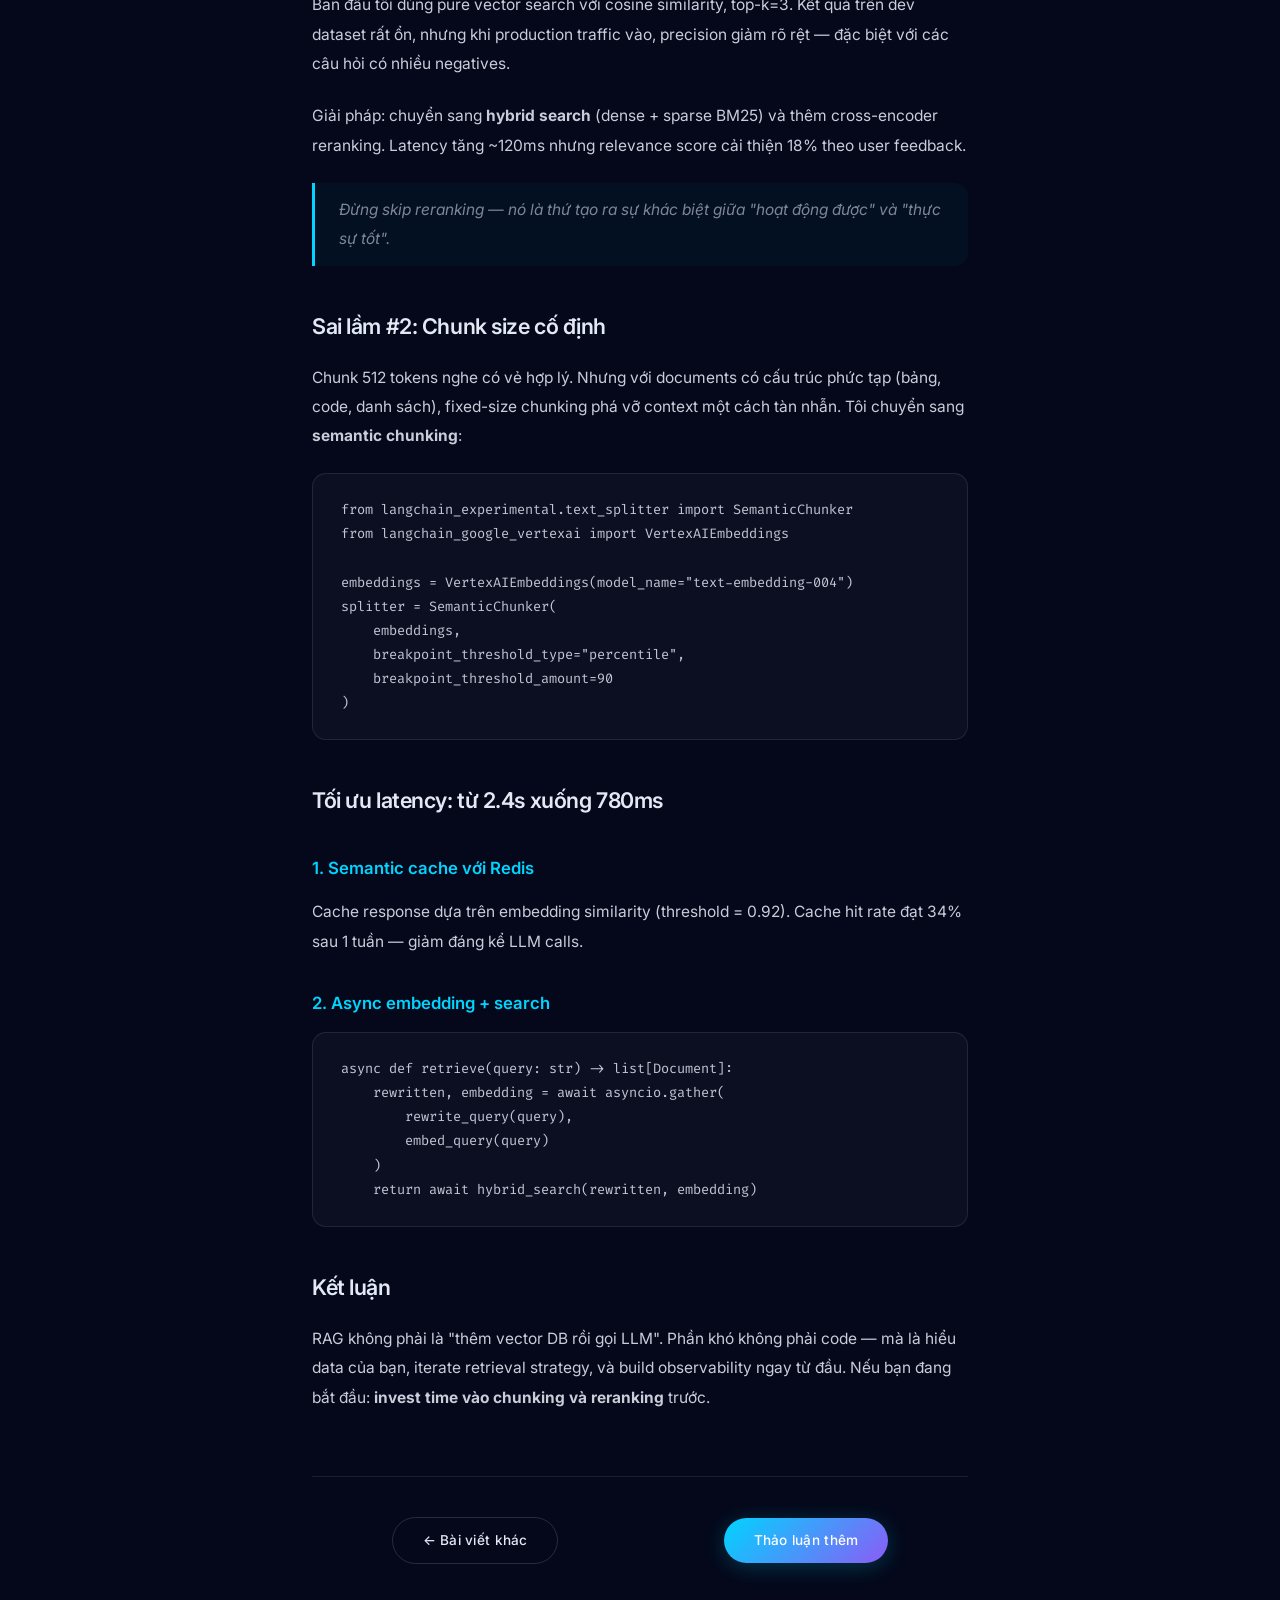
<file: blog/posts/rag-pipeline-gcp.html>
﻿<!DOCTYPE html>
<html lang="vi">
<head>
  <meta charset="UTF-8">
  <meta name="viewport" content="width=device-width, initial-scale=1.0">
  <title>RAG Pipeline on GCP — Tu Doan Minh</title>
  <meta name="description" content="Building a RAG system with Vertex AI, Weaviate and LangChain — lessons from production.">
  <link rel="preconnect" href="https://fonts.googleapis.com">
  <link rel="preconnect" href="https://fonts.gstatic.com" crossorigin>
  <link href="https://fonts.googleapis.com/css2?family=Inter:wght@100;300;400;500;600;700;800;900&family=Fira+Code:wght@400;500&display=swap" rel="stylesheet">
  <link rel="stylesheet" href="../../css/custom.css">
  <link rel="icon" href="../../assets/img/cloud-icon-8.png">
  <script src="../../js/i18n.js"></script>
</head>
<body>

<nav class="nav">
  <a href="../../" class="nav-logo">Tu Doan Minh</a>
  <ul class="nav-links" id="nav-links">
    <li><a href="../../#expertise" data-vi="Chuyên môn" data-en="Expertise">Chuyên môn</a></li>
    <li><a href="../../#skills" data-vi="Skills" data-en="Skills">Skills</a></li>
    <li><a href="../" data-vi="Blog" data-en="Blog">Blog</a></li>
    <li><a href="../../#contact" data-vi="Liên hệ" data-en="Contact">Liên hệ</a></li>
  </ul>
  <div class="nav-right">
    <button class="lang-toggle" id="lang-toggle" data-cur="vi" aria-label="Switch language"><svg class="lang-globe" viewBox="0 0 16 16" fill="none" stroke="currentColor" stroke-width="1.5" stroke-linecap="round"><circle cx="8" cy="8" r="6.5"/><path d="M8 1.5C6 3.5 5 5.5 5 8s1 4.5 3 6.5M8 1.5c2 2 3 4 3 6.5s-1 4.5-3 6.5M1.5 8h13"/></svg><span class="ltl">EN</span></button>
    <button class="hamburger" id="hamburger" aria-label="Menu" aria-expanded="false"><span></span><span></span><span></span></button>
  </div>
</nav>

<article class="post-container">
  <a href="../" class="post-back">← <span data-vi="Tất cả bài viết" data-en="All articles">Tất cả bài viết</span></a>

  <header class="post-header">
    <span class="blog-tag tag-ai">AI</span>
    <h1 class="post-title">
      <span class="lang-vi">RAG Pipeline trên GCP:<br>Bài học từ Production</span>
      <span class="lang-en">RAG Pipeline on GCP:<br>Lessons from Production</span>
    </h1>
    <div class="post-meta-row">
      <span>Tu Doan Minh</span>
      <span class="blog-meta-dot"></span>
      <span>Apr 2026</span>
      <span class="blog-meta-dot"></span>
      <span>8 min read</span>
    </div>
  </header>

  <!-- Vietnamese -->
  <div class="lang-vi">
    <div class="post-body">
      <p>Sau 3 tháng vận hành hệ thống RAG (Retrieval-Augmented Generation) trên GCP cho một khách hàng enterprise, tôi muốn chia sẻ những gì thực sự xảy ra khi bạn đưa một LLM pipeline vào production — không phải demo notebook, mà là hệ thống xử lý 50,000+ query/ngày.</p>
      <h2>Kiến trúc tổng quan</h2>
      <p>Stack cuối cùng sau nhiều lần iterate:</p>
      <ul>
        <li><strong>LLM:</strong> Gemini 1.5 Pro qua Vertex AI</li>
        <li><strong>Vector DB:</strong> Weaviate trên GKE (self-hosted)</li>
        <li><strong>Orchestration:</strong> LangChain + custom retrieval logic</li>
        <li><strong>Embedding:</strong> <code>text-embedding-004</code> (Vertex AI)</li>
        <li><strong>Cache:</strong> Redis (Memorystore) cho semantic caching</li>
        <li><strong>Serving:</strong> FastAPI trên Cloud Run</li>
      </ul>
      <pre><code>User Query
    │
    ▼
Semantic Cache (Redis)  ──hit──▶  Return cached response
    │ miss
    ▼
Query Rewriting (Gemini Flash)
    │
    ▼
Vector Search (Weaviate) — hybrid search, top-k=5
    │
    ▼
Reranking (Cross-encoder)
    │
    ▼
Gemini 1.5 Pro (Vertex AI)
    │
    ▼
Response + Source Citations</code></pre>
      <h2>Sai lầm #1: Tin tưởng cosine similarity quá mức</h2>
      <p>Ban đầu tôi dùng pure vector search với cosine similarity, top-k=3. Kết quả trên dev dataset rất ổn, nhưng khi production traffic vào, precision giảm rõ rệt — đặc biệt với các câu hỏi có nhiều negatives.</p>
      <p>Giải pháp: chuyển sang <strong>hybrid search</strong> (dense + sparse BM25) và thêm cross-encoder reranking. Latency tăng ~120ms nhưng relevance score cải thiện 18% theo user feedback.</p>
      <blockquote>Đừng skip reranking — nó là thứ tạo ra sự khác biệt giữa "hoạt động được" và "thực sự tốt".</blockquote>
      <h2>Sai lầm #2: Chunk size cố định</h2>
      <p>Chunk 512 tokens nghe có vẻ hợp lý. Nhưng với documents có cấu trúc phức tạp (bảng, code, danh sách), fixed-size chunking phá vỡ context một cách tàn nhẫn. Tôi chuyển sang <strong>semantic chunking</strong>:</p>
      <pre><code>from langchain_experimental.text_splitter import SemanticChunker
from langchain_google_vertexai import VertexAIEmbeddings

embeddings = VertexAIEmbeddings(model_name="text-embedding-004")
splitter = SemanticChunker(
    embeddings,
    breakpoint_threshold_type="percentile",
    breakpoint_threshold_amount=90
)</code></pre>
      <h2>Tối ưu latency: từ 2.4s xuống 780ms</h2>
      <h3>1. Semantic cache với Redis</h3>
      <p>Cache response dựa trên embedding similarity (threshold = 0.92). Cache hit rate đạt 34% sau 1 tuần — giảm đáng kể LLM calls.</p>
      <h3>2. Async embedding + search</h3>
      <pre><code>async def retrieve(query: str) -> list[Document]:
    rewritten, embedding = await asyncio.gather(
        rewrite_query(query),
        embed_query(query)
    )
    return await hybrid_search(rewritten, embedding)</code></pre>
      <h2>Kết luận</h2>
      <p>RAG không phải là "thêm vector DB rồi gọi LLM". Phần khó không phải code — mà là hiểu data của bạn, iterate retrieval strategy, và build observability ngay từ đầu. Nếu bạn đang bắt đầu: <strong>invest time vào chunking và reranking</strong> trước.</p>
    </div>
  </div>

  <!-- English -->
  <div class="lang-en">
    <div class="post-body">
      <p>After three months running a RAG (Retrieval-Augmented Generation) system on GCP for an enterprise client, here's what actually happens when you put an LLM pipeline into production — not a demo notebook, but a system handling 50,000+ queries per day.</p>
      <h2>Architecture overview</h2>
      <p>The final stack after many iterations:</p>
      <ul>
        <li><strong>LLM:</strong> Gemini 1.5 Pro via Vertex AI</li>
        <li><strong>Vector DB:</strong> Weaviate on GKE (self-hosted)</li>
        <li><strong>Orchestration:</strong> LangChain + custom retrieval logic</li>
        <li><strong>Embedding:</strong> <code>text-embedding-004</code> (Vertex AI)</li>
        <li><strong>Cache:</strong> Redis (Memorystore) for semantic caching</li>
        <li><strong>Serving:</strong> FastAPI on Cloud Run</li>
      </ul>
      <pre><code>User Query
    │
    ▼
Semantic Cache (Redis)  ──hit──▶  Return cached response
    │ miss
    ▼
Query Rewriting (Gemini Flash)
    │
    ▼
Vector Search (Weaviate) — hybrid search, top-k=5
    │
    ▼
Reranking (Cross-encoder)
    │
    ▼
Gemini 1.5 Pro (Vertex AI)
    │
    ▼
Response + Source Citations</code></pre>
      <h2>Mistake #1: Over-trusting cosine similarity</h2>
      <p>I started with pure vector search using cosine similarity, top-k=3. Results on the dev dataset looked great, but when production traffic hit, precision dropped noticeably — especially on questions with many negative candidates.</p>
      <p>The fix: switch to <strong>hybrid search</strong> (dense + sparse BM25) and add a cross-encoder reranker. Latency increased ~120ms but relevance score improved 18% based on user feedback.</p>
      <blockquote>Don't skip reranking — it's the difference between "it works" and "it actually works well".</blockquote>
      <h2>Mistake #2: Fixed chunk sizes</h2>
      <p>512 tokens sounds reasonable. But for documents with complex structure (tables, code, lists), fixed-size chunking brutally destroys context. I switched to <strong>semantic chunking</strong>:</p>
      <pre><code>from langchain_experimental.text_splitter import SemanticChunker
from langchain_google_vertexai import VertexAIEmbeddings

embeddings = VertexAIEmbeddings(model_name="text-embedding-004")
splitter = SemanticChunker(
    embeddings,
    breakpoint_threshold_type="percentile",
    breakpoint_threshold_amount=90
)</code></pre>
      <h2>Latency: from 2.4s down to 780ms</h2>
      <h3>1. Semantic cache with Redis</h3>
      <p>Cache responses based on embedding similarity (threshold = 0.92). Cache hit rate reached 34% after one week — significantly reducing LLM calls.</p>
      <h3>2. Async embedding + search</h3>
      <pre><code>async def retrieve(query: str) -> list[Document]:
    rewritten, embedding = await asyncio.gather(
        rewrite_query(query),
        embed_query(query)
    )
    return await hybrid_search(rewritten, embedding)</code></pre>
      <h2>Takeaways</h2>
      <p>RAG is not "add a vector DB then call an LLM". The hard part isn't the code — it's understanding your data, iterating on retrieval strategy, and building observability from day one. If you're starting out: <strong>invest time in chunking and reranking first</strong>.</p>
    </div>
  </div>

  <footer class="post-footer">
    <a href="../" class="btn btn-ghost" data-vi="← Bài viết khác" data-en="← More articles">← Bài viết khác</a>
    <a href="../../#contact" class="btn btn-primary" data-vi="Thảo luận thêm" data-en="Get in touch">Thảo luận thêm</a>
  </footer>
</article>

<script>
(function () {
  var ham = document.getElementById('hamburger');
  var nav = document.getElementById('nav-links');
  ham.addEventListener('click', function () {
    var open = nav.classList.toggle('open');
    ham.classList.toggle('open', open);
    ham.setAttribute('aria-expanded', open);
  });
}());
</script>
</body>
</html>
</file>
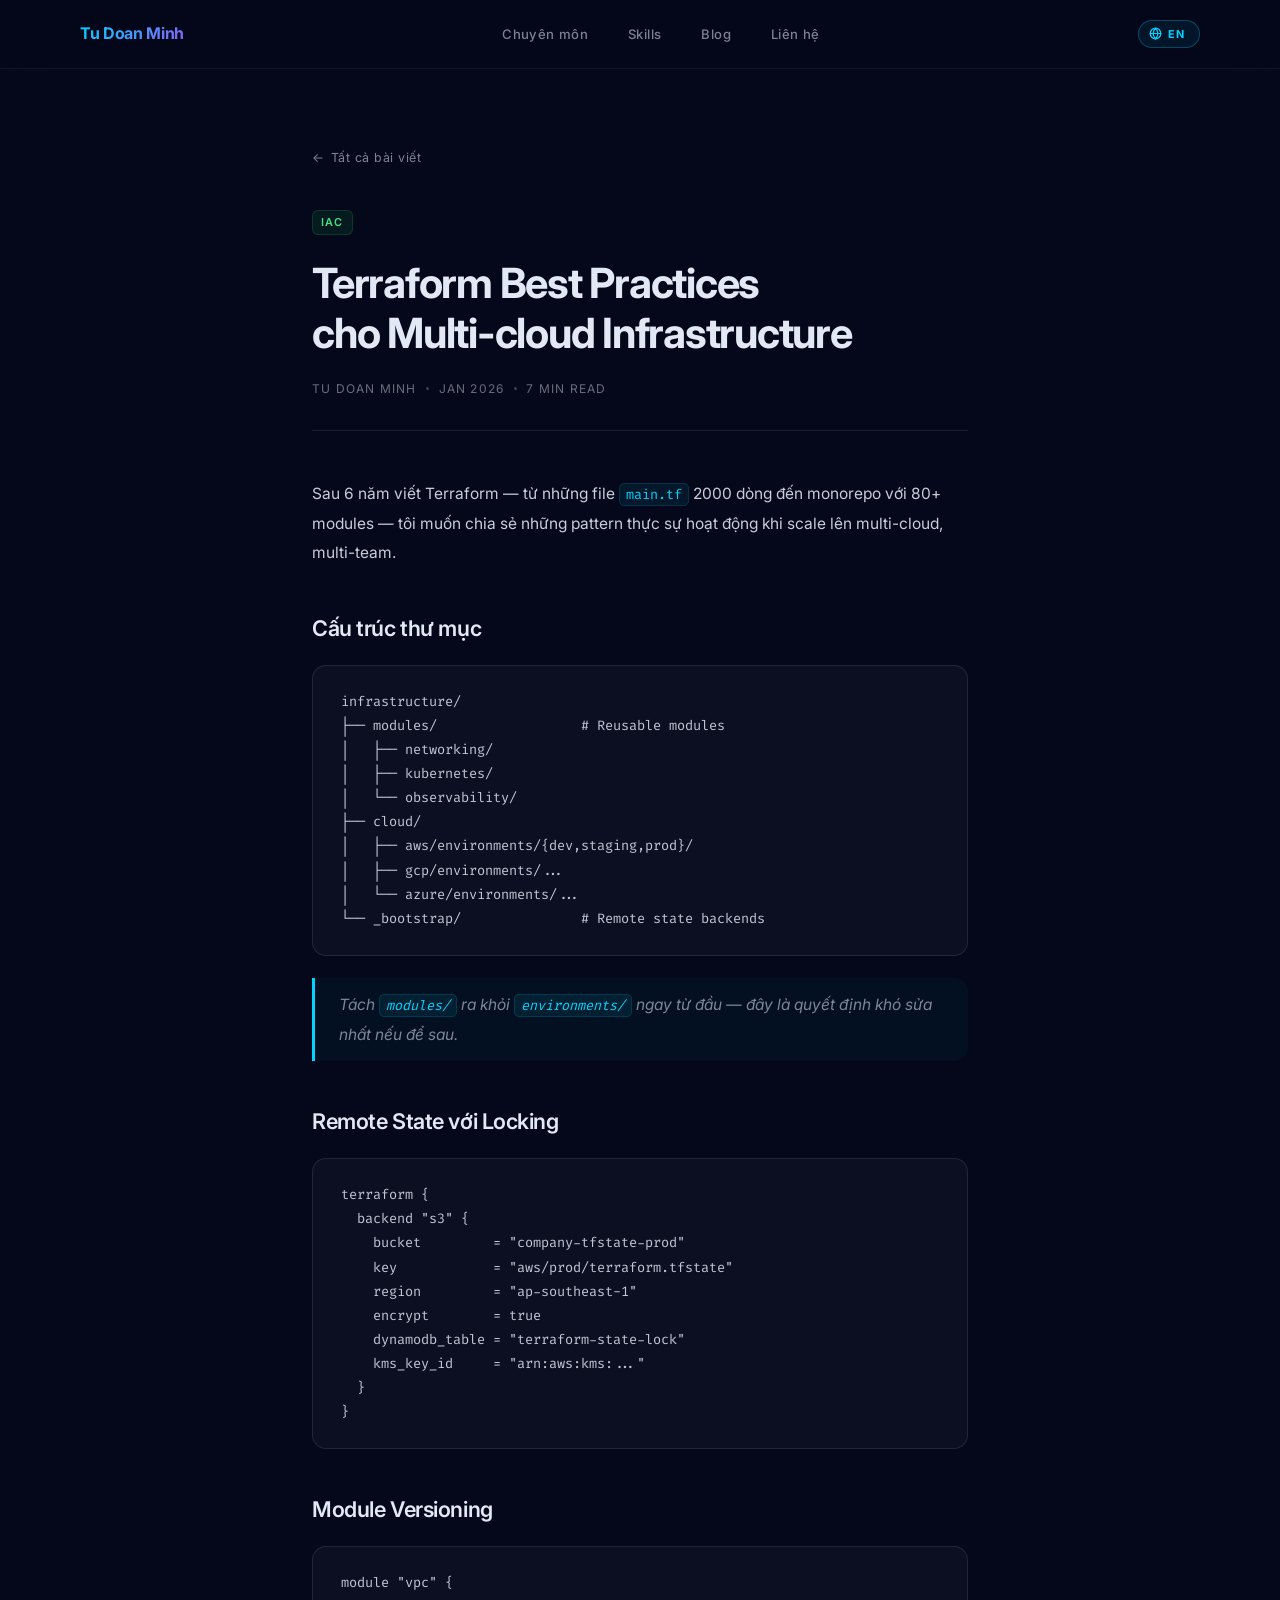
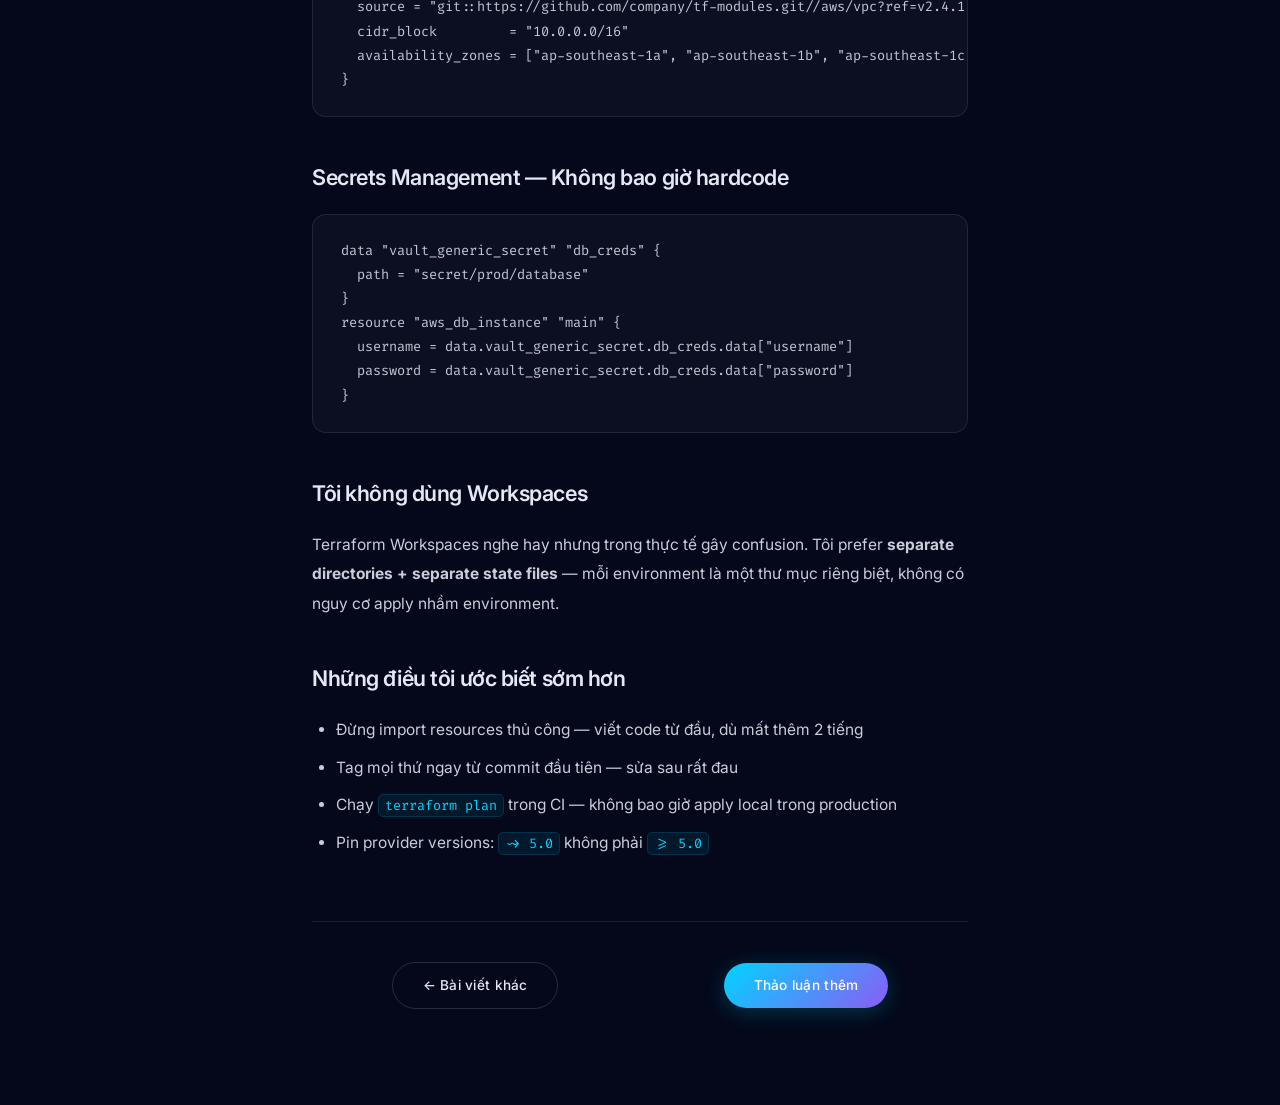
<file: blog/posts/terraform-multi-cloud.html>
﻿<!DOCTYPE html>
<html lang="vi">
<head>
  <meta charset="UTF-8">
  <meta name="viewport" content="width=device-width, initial-scale=1.0">
  <title>Terraform Best Practices for Multi-cloud — Tu Doan Minh</title>
  <meta name="description" content="Module structure, remote state, workspace strategy and secrets management with Terraform across AWS, Azure and GCP.">
  <link rel="preconnect" href="https://fonts.googleapis.com">
  <link rel="preconnect" href="https://fonts.gstatic.com" crossorigin>
  <link href="https://fonts.googleapis.com/css2?family=Inter:wght@100;300;400;500;600;700;800;900&family=Fira+Code:wght@400;500&display=swap" rel="stylesheet">
  <link rel="stylesheet" href="../../css/custom.css">
  <link rel="icon" href="../../assets/img/cloud-icon-8.png">
  <script src="../../js/i18n.js"></script>
</head>
<body>

<nav class="nav">
  <a href="../../" class="nav-logo">Tu Doan Minh</a>
  <ul class="nav-links" id="nav-links">
    <li><a href="../../#expertise" data-vi="Chuyên môn" data-en="Expertise">Chuyên môn</a></li>
    <li><a href="../../#skills" data-vi="Skills" data-en="Skills">Skills</a></li>
    <li><a href="../" data-vi="Blog" data-en="Blog">Blog</a></li>
    <li><a href="../../#contact" data-vi="Liên hệ" data-en="Contact">Liên hệ</a></li>
  </ul>
  <div class="nav-right">
    <button class="lang-toggle" id="lang-toggle" data-cur="vi" aria-label="Switch language"><svg class="lang-globe" viewBox="0 0 16 16" fill="none" stroke="currentColor" stroke-width="1.5" stroke-linecap="round"><circle cx="8" cy="8" r="6.5"/><path d="M8 1.5C6 3.5 5 5.5 5 8s1 4.5 3 6.5M8 1.5c2 2 3 4 3 6.5s-1 4.5-3 6.5M1.5 8h13"/></svg><span class="ltl">EN</span></button>
    <button class="hamburger" id="hamburger" aria-label="Menu" aria-expanded="false"><span></span><span></span><span></span></button>
  </div>
</nav>

<article class="post-container">
  <a href="../" class="post-back">← <span data-vi="Tất cả bài viết" data-en="All articles">Tất cả bài viết</span></a>

  <header class="post-header">
    <span class="blog-tag tag-iac">IaC</span>
    <h1 class="post-title">
      <span class="lang-vi">Terraform Best Practices<br>cho Multi-cloud Infrastructure</span>
      <span class="lang-en">Terraform Best Practices<br>for Multi-cloud Infrastructure</span>
    </h1>
    <div class="post-meta-row">
      <span>Tu Doan Minh</span><span class="blog-meta-dot"></span>
      <span>Jan 2026</span><span class="blog-meta-dot"></span>
      <span>7 min read</span>
    </div>
  </header>

  <!-- Vietnamese -->
  <div class="lang-vi">
    <div class="post-body">
      <p>Sau 6 năm viết Terraform — từ những file <code>main.tf</code> 2000 dòng đến monorepo với 80+ modules — tôi muốn chia sẻ những pattern thực sự hoạt động khi scale lên multi-cloud, multi-team.</p>
      <h2>Cấu trúc thư mục</h2>
      <pre><code>infrastructure/
├── modules/                  # Reusable modules
│   ├── networking/
│   ├── kubernetes/
│   └── observability/
├── cloud/
│   ├── aws/environments/{dev,staging,prod}/
│   ├── gcp/environments/...
│   └── azure/environments/...
└── _bootstrap/               # Remote state backends</code></pre>
      <blockquote>Tách <code>modules/</code> ra khỏi <code>environments/</code> ngay từ đầu — đây là quyết định khó sửa nhất nếu để sau.</blockquote>
      <h2>Remote State với Locking</h2>
      <pre><code>terraform {
  backend "s3" {
    bucket         = "company-tfstate-prod"
    key            = "aws/prod/terraform.tfstate"
    region         = "ap-southeast-1"
    encrypt        = true
    dynamodb_table = "terraform-state-lock"
    kms_key_id     = "arn:aws:kms:..."
  }
}</code></pre>
      <h2>Module Versioning</h2>
      <pre><code>module "vpc" {
  source = "git::https://github.com/company/tf-modules.git//aws/vpc?ref=v2.4.1"
  cidr_block         = "10.0.0.0/16"
  availability_zones = ["ap-southeast-1a", "ap-southeast-1b", "ap-southeast-1c"]
}</code></pre>
      <h2>Secrets Management — Không bao giờ hardcode</h2>
      <pre><code>data "vault_generic_secret" "db_creds" {
  path = "secret/prod/database"
}
resource "aws_db_instance" "main" {
  username = data.vault_generic_secret.db_creds.data["username"]
  password = data.vault_generic_secret.db_creds.data["password"]
}</code></pre>
      <h2>Tôi không dùng Workspaces</h2>
      <p>Terraform Workspaces nghe hay nhưng trong thực tế gây confusion. Tôi prefer <strong>separate directories + separate state files</strong> — mỗi environment là một thư mục riêng biệt, không có nguy cơ apply nhầm environment.</p>
      <h2>Những điều tôi ước biết sớm hơn</h2>
      <ul>
        <li>Đừng import resources thủ công — viết code từ đầu, dù mất thêm 2 tiếng</li>
        <li>Tag mọi thứ ngay từ commit đầu tiên — sửa sau rất đau</li>
        <li>Chạy <code>terraform plan</code> trong CI — không bao giờ apply local trong production</li>
        <li>Pin provider versions: <code>~> 5.0</code> không phải <code>>= 5.0</code></li>
      </ul>
    </div>
  </div>

  <!-- English -->
  <div class="lang-en">
    <div class="post-body">
      <p>After six years writing Terraform — from 2,000-line <code>main.tf</code> files to a monorepo with 80+ modules — here are the patterns that actually work when scaling to multi-cloud, multi-team.</p>
      <h2>Directory structure</h2>
      <pre><code>infrastructure/
├── modules/                  # Reusable modules
│   ├── networking/
│   ├── kubernetes/
│   └── observability/
├── cloud/
│   ├── aws/environments/{dev,staging,prod}/
│   ├── gcp/environments/...
│   └── azure/environments/...
└── _bootstrap/               # Remote state backends</code></pre>
      <blockquote>Separate <code>modules/</code> from <code>environments/</code> from the start — this is the hardest decision to fix later.</blockquote>
      <h2>Remote state with locking</h2>
      <pre><code>terraform {
  backend "s3" {
    bucket         = "company-tfstate-prod"
    key            = "aws/prod/terraform.tfstate"
    region         = "ap-southeast-1"
    encrypt        = true
    dynamodb_table = "terraform-state-lock"
    kms_key_id     = "arn:aws:kms:..."
  }
}</code></pre>
      <h2>Module versioning</h2>
      <pre><code>module "vpc" {
  source = "git::https://github.com/company/tf-modules.git//aws/vpc?ref=v2.4.1"
  cidr_block         = "10.0.0.0/16"
  availability_zones = ["ap-southeast-1a", "ap-southeast-1b", "ap-southeast-1c"]
}</code></pre>
      <h2>Secrets management — never hardcode</h2>
      <pre><code>data "vault_generic_secret" "db_creds" {
  path = "secret/prod/database"
}
resource "aws_db_instance" "main" {
  username = data.vault_generic_secret.db_creds.data["username"]
  password = data.vault_generic_secret.db_creds.data["password"]
}</code></pre>
      <h2>Why I don't use Workspaces</h2>
      <p>Terraform Workspaces sound appealing but cause confusion in practice. I prefer <strong>separate directories + separate state files</strong> — each environment is its own directory, eliminating the risk of applying to the wrong environment.</p>
      <h2>Things I wish I'd known earlier</h2>
      <ul>
        <li>Don't import resources manually — write code from scratch, even if it takes an extra two hours</li>
        <li>Tag everything from the very first commit — retrofitting tags is painful</li>
        <li>Always run <code>terraform plan</code> in CI — never apply locally in production</li>
        <li>Pin provider versions: <code>~> 5.0</code> not <code>>= 5.0</code></li>
      </ul>
    </div>
  </div>

  <footer class="post-footer">
    <a href="../" class="btn btn-ghost" data-vi="← Bài viết khác" data-en="← More articles">← Bài viết khác</a>
    <a href="../../#contact" class="btn btn-primary" data-vi="Thảo luận thêm" data-en="Get in touch">Thảo luận thêm</a>
  </footer>
</article>

<script>
(function () {
  var ham = document.getElementById('hamburger');
  var nav = document.getElementById('nav-links');
  ham.addEventListener('click', function () {
    var open = nav.classList.toggle('open');
    ham.classList.toggle('open', open);
    ham.setAttribute('aria-expanded', open);
  });
}());
</script>
</body>
</html>
</file>
<file: css/custom.css>
/* ─────────────────────────────────────────────────────
   Design tokens
───────────────────────────────────────────────────── */
:root {
  --bg:          #04081a;
  --bg2:         #070d22;
  --text:        #e2e8f4;
  --muted:       rgba(226,232,244,0.55);
  --cyan:        #00d4ff;
  --purple:      #8b5cf6;
  --grad:        linear-gradient(135deg, #00d4ff 0%, #8b5cf6 100%);
  --card-bg:     rgba(255,255,255,0.04);
  --card-border: rgba(255,255,255,0.09);
  --r:           14px;
}

/* ─────────────────────────────────────────────────────
   Reset & base
───────────────────────────────────────────────────── */
*, *::before, *::after { box-sizing: border-box; margin: 0; padding: 0; }
html { scroll-behavior: smooth; }
body {
  font-family: 'Inter', -apple-system, BlinkMacSystemFont, sans-serif;
  background: var(--bg);
  color: var(--text);
  line-height: 1.6;
  overflow-x: hidden;
  -webkit-font-smoothing: antialiased;
}
a { color: inherit; text-decoration: none; }
img { display: block; }

/* ─────────────────────────────────────────────────────
   Navigation
───────────────────────────────────────────────────── */
.nav {
  position: fixed;
  top: 0; left: 0; right: 0;
  z-index: 200;
  display: flex;
  align-items: center;
  justify-content: space-between;
  padding: 1.25rem 5rem;
  background: rgba(4,8,26,0.55);
  backdrop-filter: blur(24px);
  -webkit-backdrop-filter: blur(24px);
  border-bottom: 1px solid rgba(255,255,255,0.06);
}
.nav-logo {
  font-size: 1rem;
  font-weight: 700;
  letter-spacing: -0.02em;
  background: var(--grad);
  -webkit-background-clip: text;
  -webkit-text-fill-color: transparent;
  background-clip: text;
}
.nav-links {
  display: flex;
  gap: 2.5rem;
  list-style: none;
}
.nav-links a {
  font-size: 0.82rem;
  font-weight: 500;
  color: var(--muted);
  letter-spacing: 0.03em;
  transition: color .2s;
}
.nav-links a:hover { color: var(--text); }

/* ─────────────────────────────────────────────────────
   Hero
───────────────────────────────────────────────────── */
.hero {
  min-height: 100vh;
  display: flex;
  align-items: center;
  position: relative;
  overflow: hidden;
  background: linear-gradient(140deg, #04081a 0%, #060c24 55%, #0e051e 100%);
}

/* Grid overlay */
.hero::before {
  content: '';
  position: absolute;
  inset: 0;
  background-image:
    linear-gradient(rgba(255,255,255,0.025) 1px, transparent 1px),
    linear-gradient(90deg, rgba(255,255,255,0.025) 1px, transparent 1px);
  background-size: 64px 64px;
  pointer-events: none;
}

/* Floating glow orbs */
.orb {
  position: absolute;
  border-radius: 50%;
  filter: blur(90px);
  pointer-events: none;
}
.orb-1 {
  width: 680px; height: 680px;
  background: radial-gradient(circle, rgba(0,212,255,0.22), transparent 70%);
  top: -200px; left: -180px;
  animation: orb-drift 12s ease-in-out infinite alternate;
}
.orb-2 {
  width: 520px; height: 520px;
  background: radial-gradient(circle, rgba(139,92,246,0.2), transparent 70%);
  top: 50px; right: -120px;
  animation: orb-drift 16s ease-in-out infinite alternate-reverse;
}
.orb-3 {
  width: 380px; height: 380px;
  background: radial-gradient(circle, rgba(6,182,212,0.15), transparent 70%);
  bottom: -80px; left: 38%;
  animation: orb-drift 10s ease-in-out infinite alternate;
}
@keyframes orb-drift {
  from { transform: translate(0, 0) scale(1); }
  to   { transform: translate(28px, -35px) scale(1.07); }
}

.hero-inner {
  position: relative;
  z-index: 2;
  width: 100%;
  max-width: 1200px;
  margin: 0 auto;
  padding: 9rem 5rem 7rem;
  display: grid;
  grid-template-columns: 50% 1fr;
  gap: 4rem;
  align-items: center;
}
.hero-left {
  min-width: 0;
}

/* ─────────────────────────────────────────────────────
   Hero Visual Slideshow
───────────────────────────────────────────────────── */
.hero-visual {
  display: flex;
  flex-direction: column;
  align-items: center;
  gap: 1.25rem;
  animation: hero-visual-float 6s ease-in-out infinite;
}
@keyframes hero-visual-float {
  0%, 100% { transform: translateY(0); }
  50%       { transform: translateY(-10px); }
}

.hero-slides {
  position: relative;
  width: 100%;
  max-width: 600px;
  height: 420px;
}

.hero-slide {
  position: absolute;
  inset: 0;
  border-radius: 24px;
  opacity: 0;
  overflow: hidden;
  animation: slide-fade 32s ease-in-out infinite;
  border: 1px solid rgba(255,255,255,0.1);
}
.hero-slide:nth-child(1) { animation-delay: 0s; }
.hero-slide:nth-child(2) { animation-delay: 4s; }
.hero-slide:nth-child(3) { animation-delay: 8s; }
.hero-slide:nth-child(4) { animation-delay: 12s; }
.hero-slide:nth-child(5) { animation-delay: 16s; }
.hero-slide:nth-child(6) { animation-delay: 20s; }
.hero-slide:nth-child(7) { animation-delay: 24s; }
.hero-slide:nth-child(8) { animation-delay: 28s; }

@keyframes slide-fade {
  0%, 1%   { opacity: 0; transform: scale(1.04); }
  3%, 9%   { opacity: 1; transform: scale(1); }
  12%, 100%{ opacity: 0; transform: scale(0.97); }
}

.slide-img {
  position: absolute;
  inset: 0;
  width: 100%; height: 100%;
  object-fit: cover;
  object-position: center;
}

.slide-overlay {
  position: absolute;
  bottom: 0; left: 0; right: 0;
  padding: 1.5rem 1.75rem 1.75rem;
  background: linear-gradient(to top, rgba(4,8,26,0.97) 0%, rgba(4,8,26,0.75) 55%, transparent 100%);
  display: flex;
  flex-direction: column;
  gap: 0.6rem;
}

.slide-tag {
  font-size: 0.62rem;
  font-weight: 700;
  letter-spacing: 0.14em;
  text-transform: uppercase;
  color: var(--cyan);
}
.slide-infra  .slide-tag { color: #8b5cf6; }
.slide-sec    .slide-tag { color: #06b6d4; }
.slide-devops .slide-tag { color: #f59e0b; }
.slide-devops .slide-chips span { color: #fcd34d; border-color: rgba(245,158,11,0.3); background: rgba(245,158,11,0.07); }

.slide-label {
  font-size: 1.05rem;
  font-weight: 700;
  color: #fff;
  letter-spacing: -0.01em;
}

.slide-chips {
  display: flex;
  flex-wrap: wrap;
  gap: 0.35rem;
}
.slide-chips span {
  font-size: 0.62rem;
  font-weight: 600;
  letter-spacing: 0.05em;
  padding: 0.2rem 0.55rem;
  border-radius: 999px;
  background: rgba(255,255,255,0.1);
  border: 1px solid rgba(255,255,255,0.15);
  color: rgba(255,255,255,0.75);
}
.slide-ai    .slide-chips span { color: #00d4ff; border-color: rgba(0,212,255,0.3); background: rgba(0,212,255,0.08); }
.slide-infra .slide-chips span { color: #a78bfa; border-color: rgba(139,92,246,0.3); background: rgba(139,92,246,0.08); }
.slide-sec   .slide-chips span { color: #22d3ee; border-color: rgba(6,182,212,0.3);  background: rgba(6,182,212,0.08); }

.slide-progress {
  position: absolute;
  bottom: 0; left: 0; right: 0;
  height: 2px;
  background: var(--grad);
  border-radius: 0 0 24px 24px;
  transform-origin: left;
  transform: scaleX(0);
  animation: slide-bar 32s linear infinite;
}
.hero-slide:nth-child(2) .slide-progress { animation-delay: 4s; }
.hero-slide:nth-child(3) .slide-progress { animation-delay: 8s; }
.hero-slide:nth-child(4) .slide-progress { animation-delay: 12s; }
.hero-slide:nth-child(5) .slide-progress { animation-delay: 16s; }
.hero-slide:nth-child(6) .slide-progress { animation-delay: 20s; }
.hero-slide:nth-child(7) .slide-progress { animation-delay: 24s; }
.hero-slide:nth-child(8) .slide-progress { animation-delay: 28s; }

@keyframes slide-bar {
  0%, 3%   { transform: scaleX(0); }
  9%       { transform: scaleX(1); }
  12%, 100%{ transform: scaleX(1); opacity: 0; }
}

/* Dots indicator */
.slide-dots {
  display: flex;
  gap: 0.45rem;
}
.slide-dots span {
  width: 6px; height: 6px;
  border-radius: 50%;
  background: rgba(255,255,255,0.18);
  transition: background 0.3s;
  animation: dot-pulse 32s ease-in-out infinite;
}
.slide-dots span:nth-child(2) { animation-delay: 4s; }
.slide-dots span:nth-child(3) { animation-delay: 8s; }
.slide-dots span:nth-child(4) { animation-delay: 12s; }
.slide-dots span:nth-child(5) { animation-delay: 16s; }
.slide-dots span:nth-child(6) { animation-delay: 20s; }
.slide-dots span:nth-child(7) { animation-delay: 24s; }
.slide-dots span:nth-child(8) { animation-delay: 28s; }

@keyframes dot-pulse {
  0%, 2%   { background: rgba(255,255,255,0.18); transform: scale(1); }
  4%, 10%  { background: var(--cyan); transform: scale(1.3); }
  13%, 100%{ background: rgba(255,255,255,0.18); transform: scale(1); }
}
.hero-eyebrow {
  display: inline-flex;
  align-items: center;
  gap: 0.6rem;
  font-size: 0.7rem;
  text-transform: uppercase;
  letter-spacing: 0.22em;
  color: var(--cyan);
  font-weight: 500;
  margin-bottom: 1.75rem;
}
.hero-eyebrow::before {
  content: '';
  width: 26px; height: 1px;
  background: var(--cyan);
  display: inline-block;
}
.hero-name {
  font-size: clamp(3.2rem, 7.5vw, 7rem);
  font-weight: 800;
  letter-spacing: -0.035em;
  line-height: 0.95;
  margin-bottom: 1.25rem;
  background: linear-gradient(135deg, #ffffff 30%, rgba(255,255,255,0.65) 100%);
  -webkit-background-clip: text;
  -webkit-text-fill-color: transparent;
  background-clip: text;
}
.hero-role {
  font-size: clamp(1.1rem, 2.2vw, 1.8rem);
  font-weight: 300;
  color: var(--muted);
  margin-bottom: 1.75rem;
  min-height: 2.2rem;
  display: flex;
  align-items: center;
  gap: 0.35rem;
}
.typewriter {
  background: var(--grad);
  -webkit-background-clip: text;
  -webkit-text-fill-color: transparent;
  background-clip: text;
  font-weight: 600;
}
.cursor {
  display: inline-block;
  width: 2px;
  height: 1.1em;
  background: var(--cyan);
  border-radius: 1px;
  vertical-align: middle;
  animation: blink 1s step-end infinite;
}
@keyframes blink { 0%,100%{opacity:1} 50%{opacity:0} }

.hero-desc {
  font-size: 1rem;
  color: var(--muted);
  font-weight: 300;
  max-width: 500px;
  line-height: 1.85;
  margin-bottom: 2.75rem;
}
.hero-cta {
  display: flex;
  gap: 0.85rem;
  flex-wrap: wrap;
  margin-bottom: 4rem;
}

/* Buttons */
.btn {
  display: inline-flex;
  align-items: center;
  gap: 0.4rem;
  padding: 0.72rem 1.85rem;
  border-radius: 999px;
  font-size: 0.85rem;
  font-weight: 500;
  letter-spacing: 0.02em;
  transition: transform .22s ease, box-shadow .22s ease, border-color .22s ease, color .22s ease;
  cursor: pointer;
  border: none;
}
.btn-primary {
  background: var(--grad);
  color: #fff;
  box-shadow: 0 4px 22px rgba(0,212,255,0.22);
}
.btn-primary:hover {
  transform: translateY(-2px);
  box-shadow: 0 8px 36px rgba(0,212,255,0.38);
}
.btn-ghost {
  background: transparent;
  color: var(--text);
  border: 1px solid rgba(255,255,255,0.14);
}
.btn-ghost:hover {
  border-color: var(--cyan);
  color: var(--cyan);
  transform: translateY(-2px);
}

/* Stats row */
.hero-stats {
  display: flex;
  gap: 1.5rem;
  flex-wrap: nowrap;
  align-items: flex-start;
}
.stat-num {
  display: block;
  font-size: 1.7rem;
  font-weight: 800;
  letter-spacing: -0.03em;
  line-height: 1;
  background: var(--grad);
  -webkit-background-clip: text;
  -webkit-text-fill-color: transparent;
  background-clip: text;
}
.stat-label {
  display: block;
  font-size: 0.58rem;
  text-transform: uppercase;
  letter-spacing: 0.14em;
  color: var(--muted);
  margin-top: 0.35rem;
}

/* Scroll hint */
.scroll-hint {
  position: absolute;
  bottom: 2.5rem;
  left: 50%;
  transform: translateX(-50%);
  z-index: 2;
  display: flex;
  flex-direction: column;
  align-items: center;
  gap: 0.35rem;
  font-size: 0.62rem;
  text-transform: uppercase;
  letter-spacing: 0.15em;
  color: var(--muted);
  animation: scroll-bounce 2.2s ease-in-out infinite;
}
.scroll-hint svg {
  width: 18px; height: 18px;
  stroke: var(--muted);
}
@keyframes scroll-bounce {
  0%,100% { transform: translateX(-50%) translateY(0); }
  50%      { transform: translateX(-50%) translateY(7px); }
}

/* ─────────────────────────────────────────────────────
   Section shared
───────────────────────────────────────────────────── */
.section {
  padding: 7rem 5rem;
  max-width: 1200px;
  margin: 0 auto;
}
.alt-bg {
  background: var(--bg2);
}
.alt-bg .section { max-width: none; margin: 0; }
.alt-bg .section-inner {
  max-width: 1200px;
  margin: 0 auto;
}

.section-label {
  display: flex;
  align-items: center;
  gap: 0.7rem;
  font-size: 0.68rem;
  text-transform: uppercase;
  letter-spacing: 0.22em;
  color: var(--cyan);
  font-weight: 500;
  margin-bottom: 0.85rem;
}
.section-label::before {
  content: '';
  width: 26px; height: 1px;
  background: var(--cyan);
  display: block;
}
.section-title {
  font-size: clamp(1.9rem, 3.5vw, 2.9rem);
  font-weight: 700;
  letter-spacing: -0.025em;
  line-height: 1.12;
  margin-bottom: 0.9rem;
}
.section-sub {
  font-size: 0.97rem;
  color: var(--muted);
  font-weight: 300;
  max-width: 520px;
  line-height: 1.8;
}

/* Scroll-reveal animation */
.fade-up {
  opacity: 0;
  transform: translateY(26px);
  transition: opacity .65s ease, transform .65s ease;
}
.fade-up.visible { opacity: 1; transform: translateY(0); }
.d1 { transition-delay: .08s; }
.d2 { transition-delay: .16s; }
.d3 { transition-delay: .24s; }
.d4 { transition-delay: .32s; }
.d5 { transition-delay: .40s; }
.d6 { transition-delay: .48s; }
.d7 { transition-delay: .56s; }
.d8 { transition-delay: .64s; }

/* ─────────────────────────────────────────────────────
   i18n visibility — flash-free via html[lang]
───────────────────────────────────────────────────── */
html[lang="en"] .lang-vi { display: none; }
html[lang="vi"] .lang-en { display: none; }

/* ─────────────────────────────────────────────────────
   Language toggle button
───────────────────────────────────────────────────── */
.lang-toggle {
  -webkit-appearance: none;
  appearance: none;
  display: inline-flex;
  align-items: center;
  gap: 0.38rem;
  padding: 0.36rem 0.85rem 0.36rem 0.65rem;
  background: rgba(0,212,255,0.07);
  border: 1px solid rgba(0,212,255,0.28);
  border-radius: 999px;
  font-size: 0.68rem;
  font-weight: 700;
  letter-spacing: 0.1em;
  color: var(--cyan);
  cursor: pointer;
  transition: background .2s, border-color .2s, transform .2s;
  flex-shrink: 0;
  font-family: inherit;
  white-space: nowrap;
  outline: none;
}
.lang-toggle:hover {
  background: rgba(0,212,255,0.14);
  border-color: rgba(0,212,255,0.5);
  transform: translateY(-1px);
}
.lang-globe {
  width: 13px; height: 13px;
  flex-shrink: 0;
}

/* ─────────────────────────────────────────────────────
   Nav active + hamburger
───────────────────────────────────────────────────── */
.nav-links a.nav-active { color: var(--cyan); }
.nav-right {
  display: flex;
  align-items: center;
  gap: 0.75rem;
}

.hamburger {
  display: none;
  flex-direction: column;
  gap: 5px;
  cursor: pointer;
  padding: 4px;
  background: none;
  border: none;
  outline: none;
}
.hamburger span {
  width: 22px; height: 2px;
  background: var(--text);
  border-radius: 2px;
  display: block;
  transition: transform .3s ease, opacity .3s ease;
}
.hamburger.open span:nth-child(1) { transform: translateY(7px) rotate(45deg); }
.hamburger.open span:nth-child(2) { opacity: 0; }
.hamburger.open span:nth-child(3) { transform: translateY(-7px) rotate(-45deg); }

/* ─────────────────────────────────────────────────────
   Availability badge
───────────────────────────────────────────────────── */
.avail-badge {
  display: inline-flex;
  align-items: center;
  gap: 0.55rem;
  padding: 0.42rem 1rem 0.42rem 0.75rem;
  background: rgba(34,197,94,0.08);
  border: 1px solid rgba(34,197,94,0.22);
  border-radius: 999px;
  font-size: 0.72rem;
  font-weight: 500;
  color: #4ade80;
  letter-spacing: 0.03em;
  margin-bottom: 1.75rem;
}
.avail-dot {
  width: 7px; height: 7px;
  border-radius: 50%;
  background: #4ade80;
  box-shadow: 0 0 0 0 rgba(74,222,128,.4);
  animation: pulse-dot 2s infinite;
  flex-shrink: 0;
}
@keyframes pulse-dot {
  0%   { box-shadow: 0 0 0 0 rgba(74,222,128,.5); }
  70%  { box-shadow: 0 0 0 8px rgba(74,222,128,0); }
  100% { box-shadow: 0 0 0 0 rgba(74,222,128,0); }
}

/* ─────────────────────────────────────────────────────
   About section
───────────────────────────────────────────────────── */
.about-grid {
  display: grid;
  grid-template-columns: 1fr 1fr;
  gap: 4rem;
  align-items: center;
}
.about-text .section-title { margin-bottom: 1.25rem; }
.about-p {
  font-size: 0.95rem;
  color: var(--muted);
  line-height: 1.9;
  margin-bottom: 1.1rem;
  font-weight: 300;
}
.about-p em { color: var(--text); font-style: normal; font-weight: 500; }
.about-tags {
  display: flex;
  flex-wrap: wrap;
  gap: 0.5rem;
  margin-top: 1.75rem;
}
.about-tag {
  font-size: 0.78rem;
  color: var(--muted);
  background: var(--card-bg);
  border: 1px solid var(--card-border);
  border-radius: 8px;
  padding: 0.32em 0.85em;
}
.about-cards {
  display: grid;
  grid-template-columns: 1fr 1fr;
  gap: 0.9rem;
}
.about-stat-card {
  background: var(--card-bg);
  border: 1px solid var(--card-border);
  border-radius: var(--r);
  padding: 1.5rem 1.6rem;
  transition: border-color .25s, transform .25s;
}
.about-stat-card:hover {
  border-color: rgba(0,212,255,0.25);
  transform: translateY(-3px);
}
.asc-num {
  font-size: 2rem;
  font-weight: 800;
  letter-spacing: -0.03em;
  background: var(--grad);
  -webkit-background-clip: text;
  -webkit-text-fill-color: transparent;
  background-clip: text;
  line-height: 1;
  margin-bottom: 0.35rem;
}
.asc-label {
  font-size: 0.82rem;
  font-weight: 500;
  color: var(--text);
  margin-bottom: 0.2rem;
}
.asc-sub {
  font-size: 0.7rem;
  color: var(--muted);
  letter-spacing: 0.04em;
}
.about-avail-card {
  grid-column: 1 / -1;
  display: flex;
  align-items: center;
  gap: 0.9rem;
  padding: 1.1rem 1.4rem;
  background: rgba(34,197,94,0.06);
  border: 1px solid rgba(34,197,94,0.2);
  border-radius: var(--r);
}

/* ─────────────────────────────────────────────────────
   Expertise cards — icon upgrade
───────────────────────────────────────────────────── */
.cards-2x2 {
  display: grid;
  grid-template-columns: 1fr 1fr;
  gap: 1.25rem;
  margin-top: 3.5rem;
}
.e-card {
  background: var(--card-bg);
  border: 1px solid var(--card-border);
  border-radius: var(--r);
  padding: 2.25rem;
  position: relative;
  overflow: hidden;
  transition: border-color .25s, transform .25s, background .25s;
}
.e-card::after {
  content: '';
  position: absolute;
  top: 0; left: 0; right: 0;
  height: 2px;
  background: var(--grad);
  opacity: 0;
  transition: opacity .25s;
}
.e-card:hover {
  border-color: rgba(0,212,255,0.28);
  background: rgba(255,255,255,0.06);
  transform: translateY(-5px);
}
.e-card:hover::after { opacity: 1; }

.e-icon {
  width: 50px; height: 50px;
  border-radius: 12px;
  background: linear-gradient(135deg, rgba(0,212,255,0.14), rgba(139,92,246,0.14));
  border: 1px solid rgba(0,212,255,0.18);
  display: flex;
  align-items: center;
  justify-content: center;
  font-size: 1.35rem;
  margin-bottom: 1.4rem;
  color: var(--cyan);
  transition: background .25s, border-color .25s;
}
.e-icon svg {
  width: 22px; height: 22px;
  flex-shrink: 0;
}
.e-card:hover .e-icon {
  background: linear-gradient(135deg, rgba(0,212,255,0.22), rgba(139,92,246,0.22));
  border-color: rgba(0,212,255,0.35);
}
.e-title {
  font-size: 1.1rem;
  font-weight: 600;
  letter-spacing: -0.01em;
  margin-bottom: 0.6rem;
}
.e-desc {
  font-size: 0.84rem;
  color: var(--muted);
  line-height: 1.75;
  margin-bottom: 1.4rem;
}
.e-list {
  list-style: none;
  display: flex;
  flex-direction: column;
  gap: 0.5rem;
}
.e-list li {
  display: flex;
  align-items: center;
  gap: 0.55rem;
  font-size: 0.82rem;
  color: rgba(226,232,244,0.78);
}
.e-list li::before {
  content: '';
  width: 5px; height: 5px;
  border-radius: 50%;
  background: var(--grad);
  flex-shrink: 0;
}

/* ─────────────────────────────────────────────────────
   Skills / tech stack
───────────────────────────────────────────────────── */
.skills-grid {
  display: grid;
  grid-template-columns: repeat(3, 1fr);
  gap: 2rem;
  margin-top: 3.5rem;
}
.skill-group-label {
  font-size: 0.67rem;
  text-transform: uppercase;
  letter-spacing: 0.16em;
  color: var(--purple);
  font-weight: 600;
  margin-bottom: 0.85rem;
}
.skill-tags {
  display: flex;
  flex-wrap: wrap;
  gap: 0.5rem;
}
.sk {
  display: inline-flex;
  align-items: center;
  padding: 0.38em 0.9em;
  border-radius: 8px;
  font-size: 0.78rem;
  font-weight: 500;
  letter-spacing: 0.01em;
  transition: transform .18s;
  cursor: default;
  user-select: none;
}
.sk:hover { transform: translateY(-2px); }
.sk-cloud { background: rgba(255,153,0,.1); color: #ffaa33; border: 1px solid rgba(255,153,0,.18); }
.sk-k8s   { background: rgba(50,108,229,.1); color: #6b9af5; border: 1px solid rgba(50,108,229,.18); }
.sk-iac   { background: rgba(139,92,246,.1); color: #a78bfa; border: 1px solid rgba(139,92,246,.18); }
.sk-cicd  { background: rgba(34,197,94,.1);  color: #4ade80; border: 1px solid rgba(34,197,94,.18); }
.sk-ai    { background: rgba(0,212,255,.1);   color: #00d4ff; border: 1px solid rgba(0,212,255,.18); }
.sk-sec   { background: rgba(239,68,68,.1);   color: #f87171; border: 1px solid rgba(239,68,68,.18); }
.sk-obs   { background: rgba(245,158,11,.1);  color: #fbbf24; border: 1px solid rgba(245,158,11,.18); }

/* ─────────────────────────────────────────────────────
   Contact
───────────────────────────────────────────────────── */
.contact-layout {
  display: grid;
  grid-template-columns: 1fr 1fr;
  gap: 3rem;
  margin-top: 3.5rem;
  align-items: start;
}
.contact-list {
  display: flex;
  flex-direction: column;
  gap: 1rem;
}
.c-item {
  display: flex;
  align-items: flex-start;
  gap: 1.1rem;
  padding: 1.4rem 1.6rem;
  background: var(--card-bg);
  border: 1px solid var(--card-border);
  border-radius: var(--r);
  transition: border-color .22s, transform .22s;
}
.c-item:hover {
  border-color: rgba(0,212,255,0.25);
  transform: translateX(4px);
}
.c-ico {
  width: 42px; height: 42px;
  border-radius: 10px;
  background: linear-gradient(135deg, rgba(0,212,255,.12), rgba(139,92,246,.12));
  border: 1px solid rgba(0,212,255,.12);
  display: flex;
  align-items: center;
  justify-content: center;
  font-size: 1.05rem;
  flex-shrink: 0;
}
.c-label {
  font-size: 0.62rem;
  text-transform: uppercase;
  letter-spacing: 0.16em;
  color: var(--cyan);
  font-weight: 500;
  margin-bottom: 0.3rem;
}
.c-val {
  font-size: 0.87rem;
  color: rgba(226,232,244,0.82);
  line-height: 1.5;
  transition: color .2s;
}
a.c-val:hover { color: var(--cyan); }

.contact-cta {
  padding: 2.75rem;
  background: var(--card-bg);
  border: 1px solid var(--card-border);
  border-radius: var(--r);
  position: relative;
  overflow: hidden;
}
.contact-cta::before {
  content: '';
  position: absolute;
  inset: 0;
  background: linear-gradient(135deg, rgba(0,212,255,0.03), rgba(139,92,246,0.03));
  pointer-events: none;
}
.cta-title {
  font-size: 1.55rem;
  font-weight: 700;
  letter-spacing: -0.025em;
  margin-bottom: 0.7rem;
}
.cta-desc {
  font-size: 0.88rem;
  color: var(--muted);
  line-height: 1.8;
  margin-bottom: 1.75rem;
}
.social-row {
  display: flex;
  gap: 0.65rem;
  margin-top: 1.5rem;
}
.soc-link {
  width: 38px; height: 38px;
  border-radius: 9px;
  background: var(--card-bg);
  border: 1px solid var(--card-border);
  display: flex;
  align-items: center;
  justify-content: center;
  font-size: 0.72rem;
  font-weight: 600;
  color: var(--muted);
  letter-spacing: 0.01em;
  transition: border-color .2s, color .2s, transform .2s;
}
.soc-link:hover {
  border-color: var(--cyan);
  color: var(--cyan);
  transform: translateY(-2px);
}

/* ─────────────────────────────────────────────────────
   Blog
───────────────────────────────────────────────────── */
.blog-grid {
  display: grid;
  grid-template-columns: repeat(3, 1fr);
  gap: 1.25rem;
  margin-top: 3.5rem;
}
.blog-card {
  background: var(--card-bg);
  border: 1px solid var(--card-border);
  border-radius: var(--r);
  padding: 2rem;
  display: flex;
  flex-direction: column;
  position: relative;
  overflow: hidden;
  transition: border-color .25s, transform .25s, background .25s;
  text-decoration: none;
  color: inherit;
}
.blog-card::before {
  content: '';
  position: absolute;
  top: 0; left: 0; bottom: 0;
  width: 3px;
  background: var(--grad);
  opacity: 0;
  transition: opacity .25s;
}
.blog-card::after {
  content: '';
  position: absolute;
  top: 0; left: 0; right: 0;
  height: 2px;
  background: var(--grad);
  opacity: 0;
  transition: opacity .25s;
}
.blog-card:hover {
  border-color: rgba(0,212,255,0.28);
  background: rgba(255,255,255,0.06);
  transform: translateY(-4px);
}
.blog-card:hover::before,
.blog-card:hover::after { opacity: 1; }

.blog-tag {
  display: inline-flex;
  padding: 0.28em 0.75em;
  border-radius: 6px;
  font-size: 0.68rem;
  font-weight: 600;
  text-transform: uppercase;
  letter-spacing: 0.1em;
  margin-bottom: 1.1rem;
  width: fit-content;
}
.tag-ai    { background: rgba(0,212,255,.1);   color: #00d4ff; border: 1px solid rgba(0,212,255,.18); }
.tag-cloud { background: rgba(255,153,0,.1);   color: #ffaa33; border: 1px solid rgba(255,153,0,.18); }
.tag-mlops { background: rgba(139,92,246,.1);  color: #a78bfa; border: 1px solid rgba(139,92,246,.18); }
.tag-iac   { background: rgba(34,197,94,.1);   color: #4ade80; border: 1px solid rgba(34,197,94,.18); }
.tag-sec   { background: rgba(239,68,68,.1);   color: #f87171; border: 1px solid rgba(239,68,68,.18); }
.tag-devops { background: rgba(245,158,11,.1); color: #fbbf24; border: 1px solid rgba(245,158,11,.18); }

.blog-title {
  font-size: 1.05rem;
  font-weight: 600;
  letter-spacing: -0.01em;
  line-height: 1.4;
  margin-bottom: 0.75rem;
}
.blog-excerpt {
  font-size: 0.83rem;
  color: var(--muted);
  line-height: 1.75;
  flex: 1;
  margin-bottom: 1.5rem;
}
.blog-meta {
  display: flex;
  align-items: center;
  gap: 0.5rem;
  font-size: 0.68rem;
  color: rgba(226,232,244,0.4);
  text-transform: uppercase;
  letter-spacing: 0.08em;
}
.blog-meta-dot {
  width: 3px; height: 3px;
  border-radius: 50%;
  background: rgba(226,232,244,0.25);
  flex-shrink: 0;
}
.blog-view-all {
  display: flex;
  justify-content: center;
  margin-top: 2.75rem;
}

/* Blog listing page */
.blog-hero {
  padding: 10rem 5rem 5rem;
  max-width: 1200px;
  margin: 0 auto;
}
.blog-list-grid {
  display: grid;
  grid-template-columns: repeat(2, 1fr);
  gap: 1.25rem;
  margin-top: 3rem;
}
.blog-list-grid .blog-card { padding: 2.25rem; }

/* Blog post page */
.post-container {
  max-width: 720px;
  margin: 0 auto;
  padding: 9rem 2rem 6rem;
}
.post-back {
  display: inline-flex;
  align-items: center;
  gap: 0.4rem;
  font-size: 0.78rem;
  color: var(--muted);
  letter-spacing: 0.04em;
  margin-bottom: 2.5rem;
  transition: color .2s;
}
.post-back:hover { color: var(--cyan); }
.post-header { margin-bottom: 3rem; }
.post-header .blog-tag { margin-bottom: 1.5rem; }
.post-title {
  font-size: clamp(1.8rem, 3.5vw, 2.6rem);
  font-weight: 700;
  letter-spacing: -0.03em;
  line-height: 1.2;
  margin-bottom: 1.25rem;
}
.post-meta-row {
  display: flex;
  align-items: center;
  gap: 0.6rem;
  font-size: 0.75rem;
  color: rgba(226,232,244,0.45);
  text-transform: uppercase;
  letter-spacing: 0.1em;
  padding-bottom: 2rem;
  border-bottom: 1px solid var(--card-border);
}
.post-body {
  font-size: 0.97rem;
  line-height: 1.9;
  color: rgba(226,232,244,0.88);
}
.post-body h2 {
  font-size: 1.35rem;
  font-weight: 600;
  letter-spacing: -0.02em;
  margin: 2.5rem 0 1rem;
  color: var(--text);
}
.post-body h3 {
  font-size: 1.05rem;
  font-weight: 600;
  margin: 2rem 0 0.75rem;
  color: var(--cyan);
}
.post-body p { margin-bottom: 1.4rem; }
.post-body ul, .post-body ol {
  padding-left: 1.5rem;
  margin-bottom: 1.4rem;
  display: flex;
  flex-direction: column;
  gap: 0.5rem;
}
.post-body code {
  font-family: 'Fira Code', 'Cascadia Code', monospace;
  background: rgba(0,212,255,0.08);
  border: 1px solid rgba(0,212,255,0.14);
  border-radius: 5px;
  padding: 0.15em 0.45em;
  font-size: 0.87em;
  color: var(--cyan);
}
.post-body pre {
  background: rgba(255,255,255,0.03);
  border: 1px solid var(--card-border);
  border-radius: var(--r);
  padding: 1.5rem 1.75rem;
  overflow-x: auto;
  margin-bottom: 1.4rem;
  font-size: 0.85rem;
  line-height: 1.7;
}
.post-body pre code {
  background: none;
  border: none;
  padding: 0;
  font-size: inherit;
  color: rgba(226,232,244,0.85);
}
.post-body blockquote {
  border-left: 3px solid var(--cyan);
  padding: 0.75rem 1.5rem;
  background: rgba(0,212,255,0.04);
  border-radius: 0 var(--r) var(--r) 0;
  margin-bottom: 1.4rem;
  color: var(--muted);
  font-style: italic;
}
.post-footer {
  margin-top: 4rem;
  padding-top: 2.5rem;
  border-top: 1px solid var(--card-border);
  display: flex;
  justify-content: space-between;
  align-items: center;
  flex-wrap: wrap;
  gap: 1rem;
}

/* ─────────────────────────────────────────────────────
   Footer
───────────────────────────────────────────────────── */
footer {
  border-top: 1px solid var(--card-border);
  padding: 2rem 5rem;
  display: flex;
  align-items: center;
  justify-content: space-between;
  font-size: 0.78rem;
  color: var(--muted);
}

/* ─────────────────────────────────────────────────────
   Responsive
───────────────────────────────────────────────────── */
@media (max-width: 960px) {
  .nav         { padding: 1rem 2.5rem; }
  .hero-inner  { padding: 8rem 2.5rem 6rem; grid-template-columns: 1fr; }
  .hero-visual { display: none; }
  .section     { padding: 5rem 2.5rem; }
  .cards-2x2   { grid-template-columns: 1fr; }
  .skills-grid { grid-template-columns: repeat(2, 1fr); }
  .contact-layout { grid-template-columns: 1fr; }
  .about-grid  { grid-template-columns: 1fr; gap: 3rem; }
  .blog-grid   { grid-template-columns: 1fr 1fr; }
  footer { flex-direction: column; gap: 0.4rem; text-align: center; }
}
@media (max-width: 600px) {
  .hamburger   { display: flex; }
  .nav-links {
    position: fixed;
    top: 61px; left: 0; right: 0;
    background: rgba(4,8,26,0.97);
    backdrop-filter: blur(24px);
    -webkit-backdrop-filter: blur(24px);
    flex-direction: column;
    padding: 1.5rem 2rem 2rem;
    gap: 1.5rem;
    border-bottom: 1px solid var(--card-border);
    transform: translateY(-110%);
    transition: transform .32s ease;
    z-index: 199;
  }
  .nav-links.open { transform: translateY(0); }
  .nav-links a { font-size: 1rem; }
  .hero-inner  { padding: 7.5rem 1.5rem 5rem; }
  .section     { padding: 4.5rem 1.5rem; }
  .hero-stats  { gap: 2rem; }
  .about-cards { grid-template-columns: 1fr 1fr; }
  .skills-grid { grid-template-columns: 1fr 1fr; }
  .blog-grid   { grid-template-columns: 1fr; }
  .blog-list-grid { grid-template-columns: 1fr; }
  footer       { padding: 2rem 1.5rem; }
  .post-container { padding: 8rem 1.25rem 4rem; }
}
</file>
